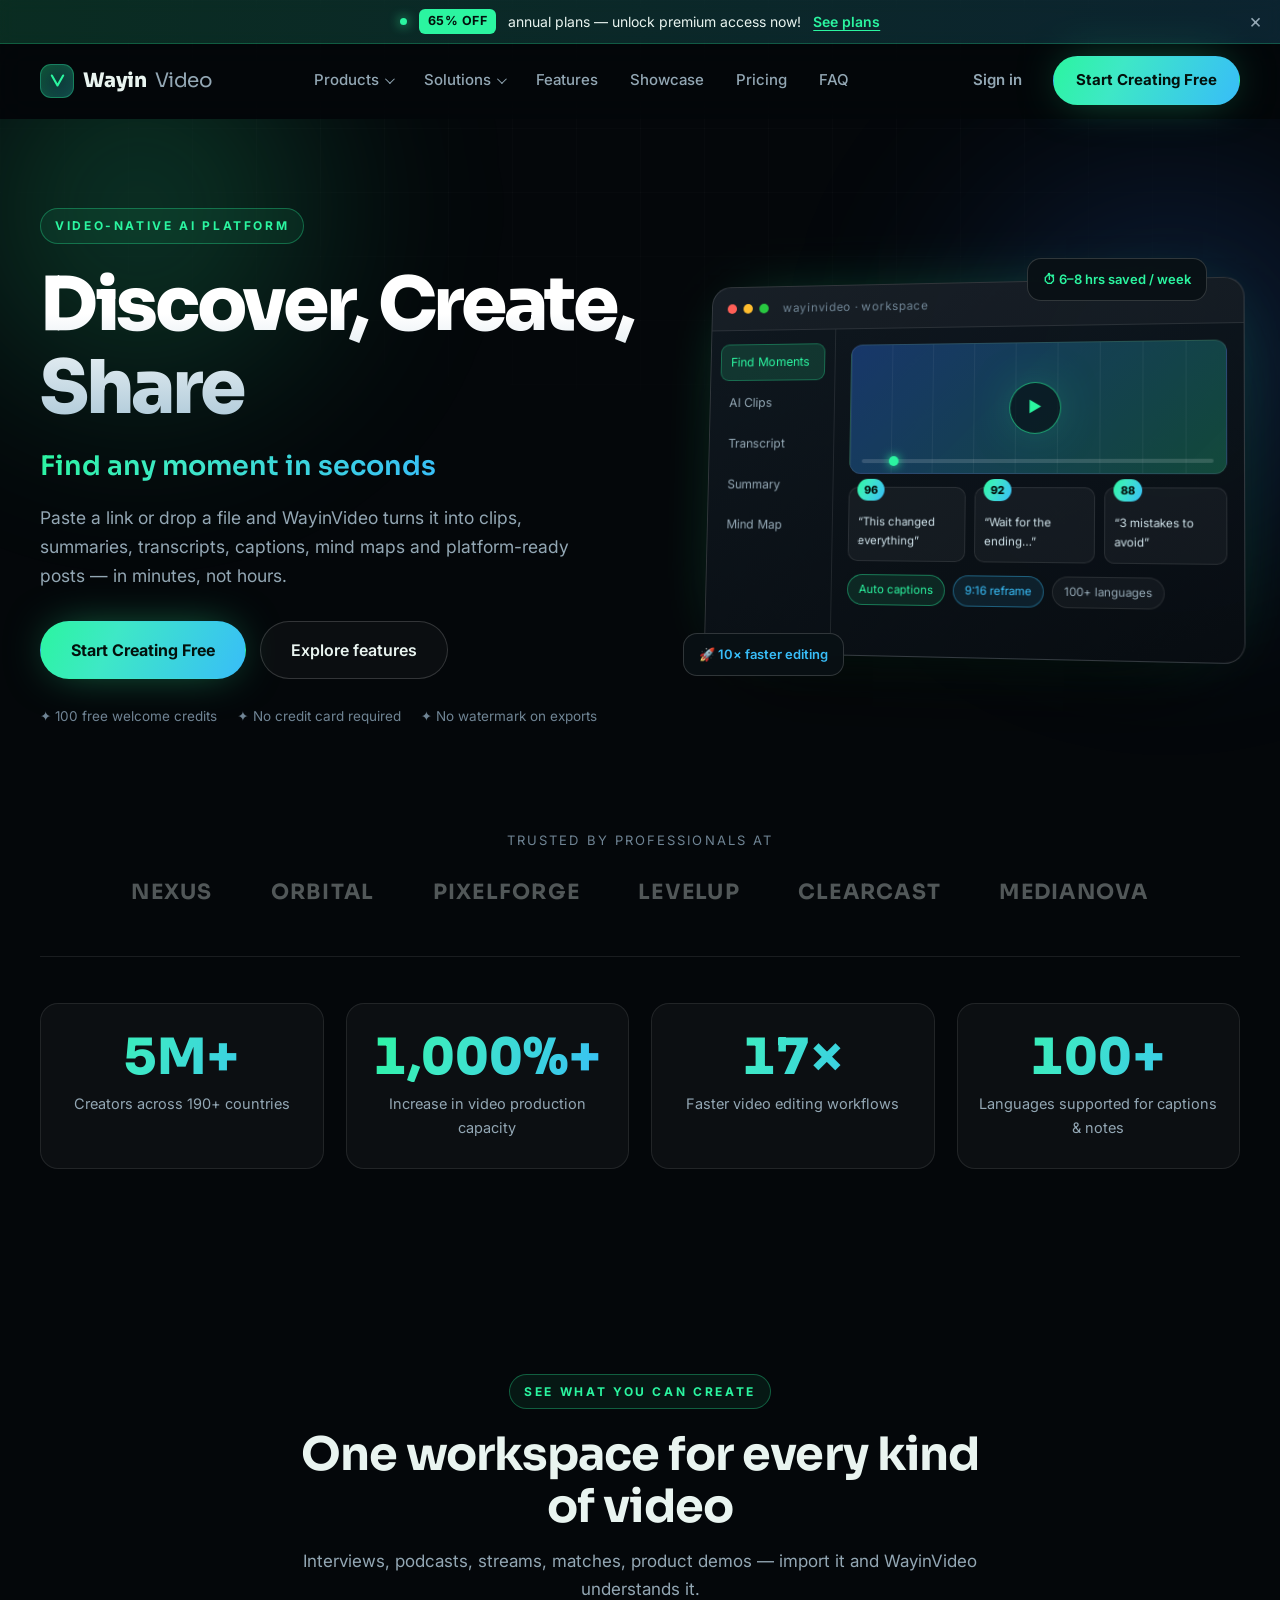
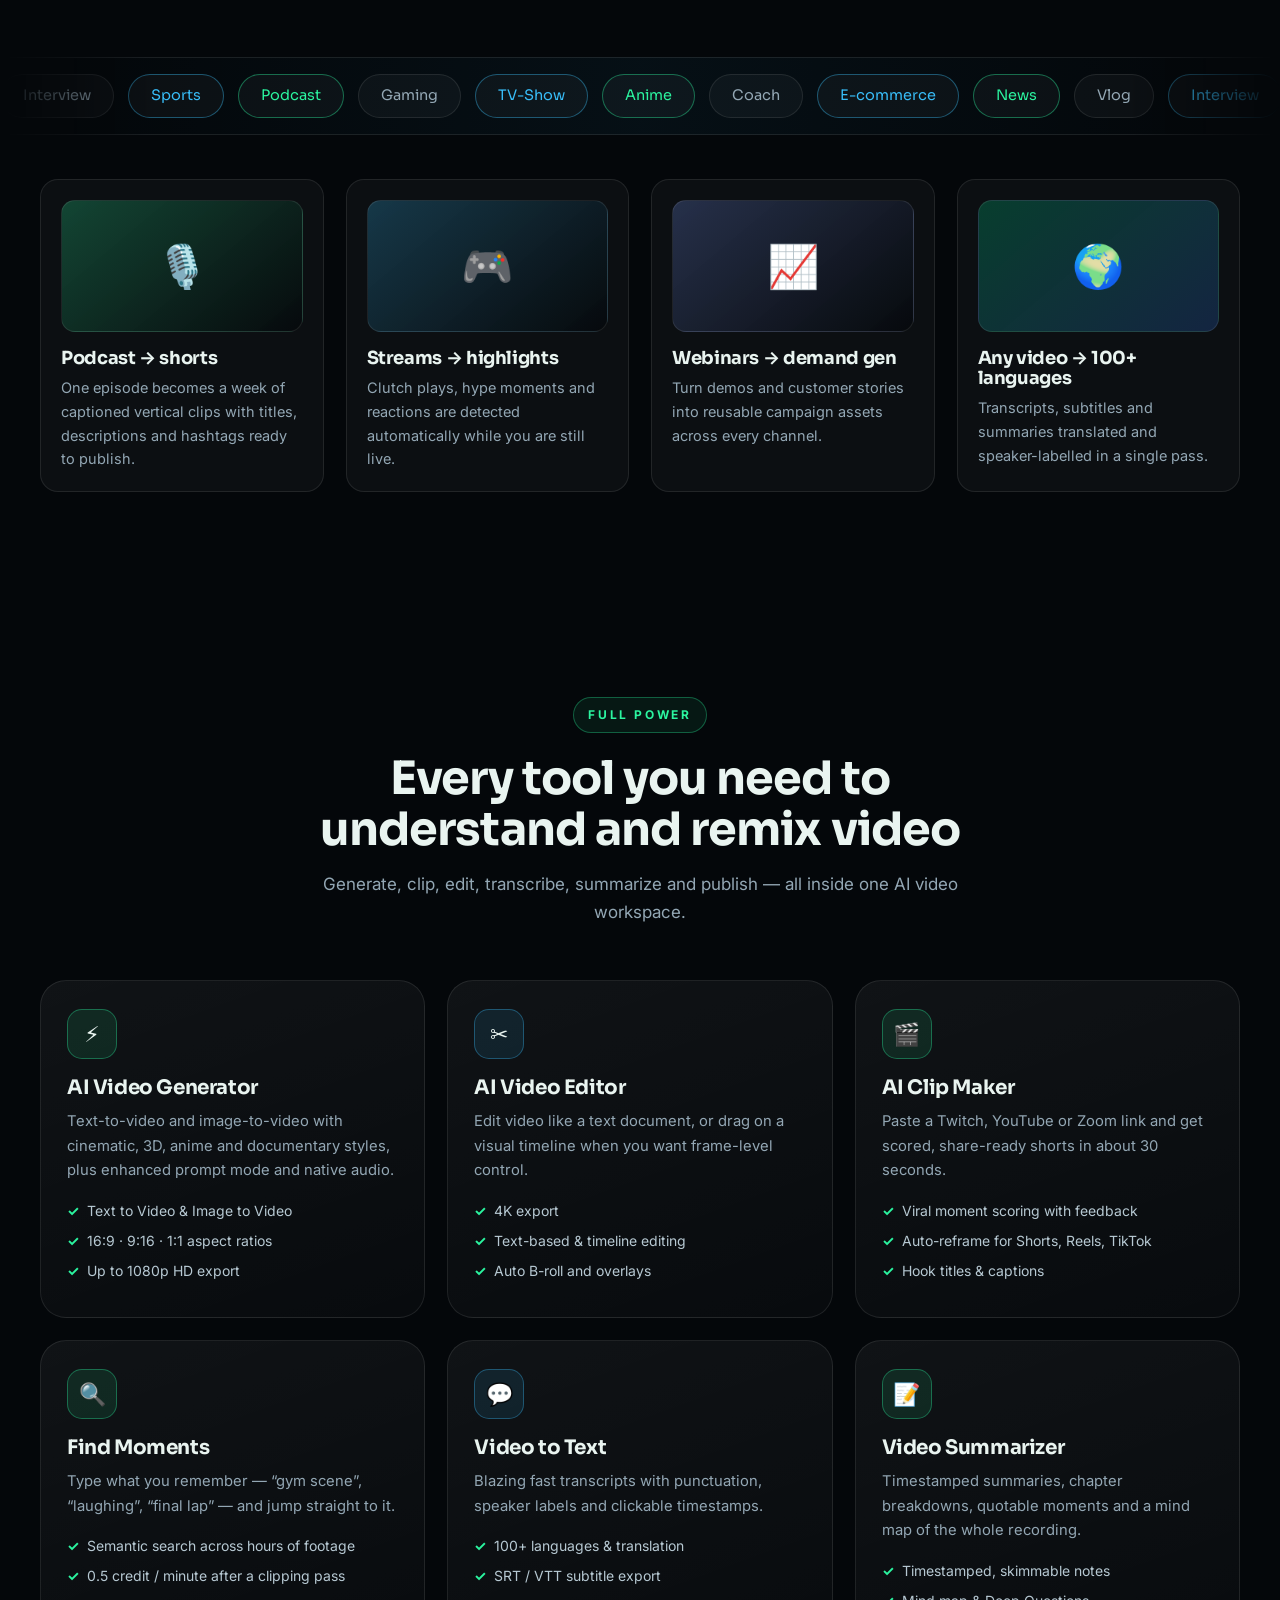
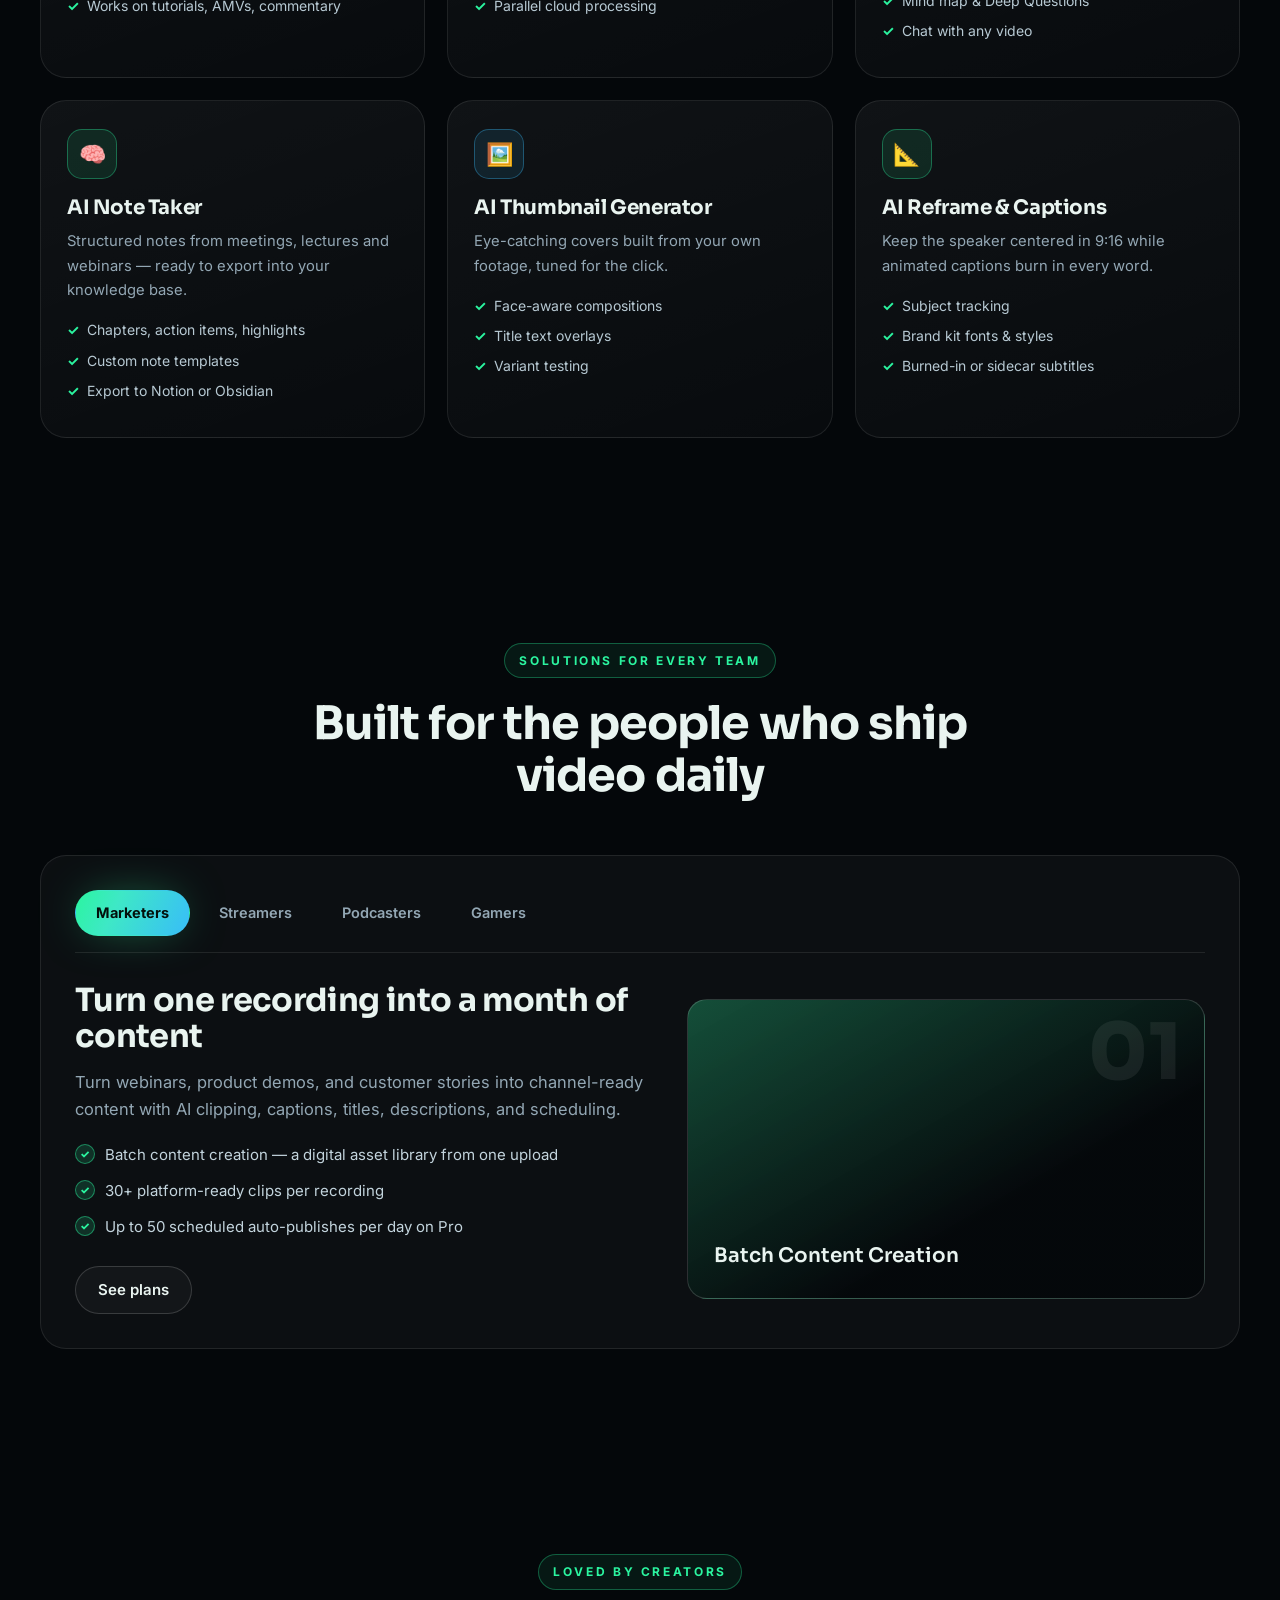
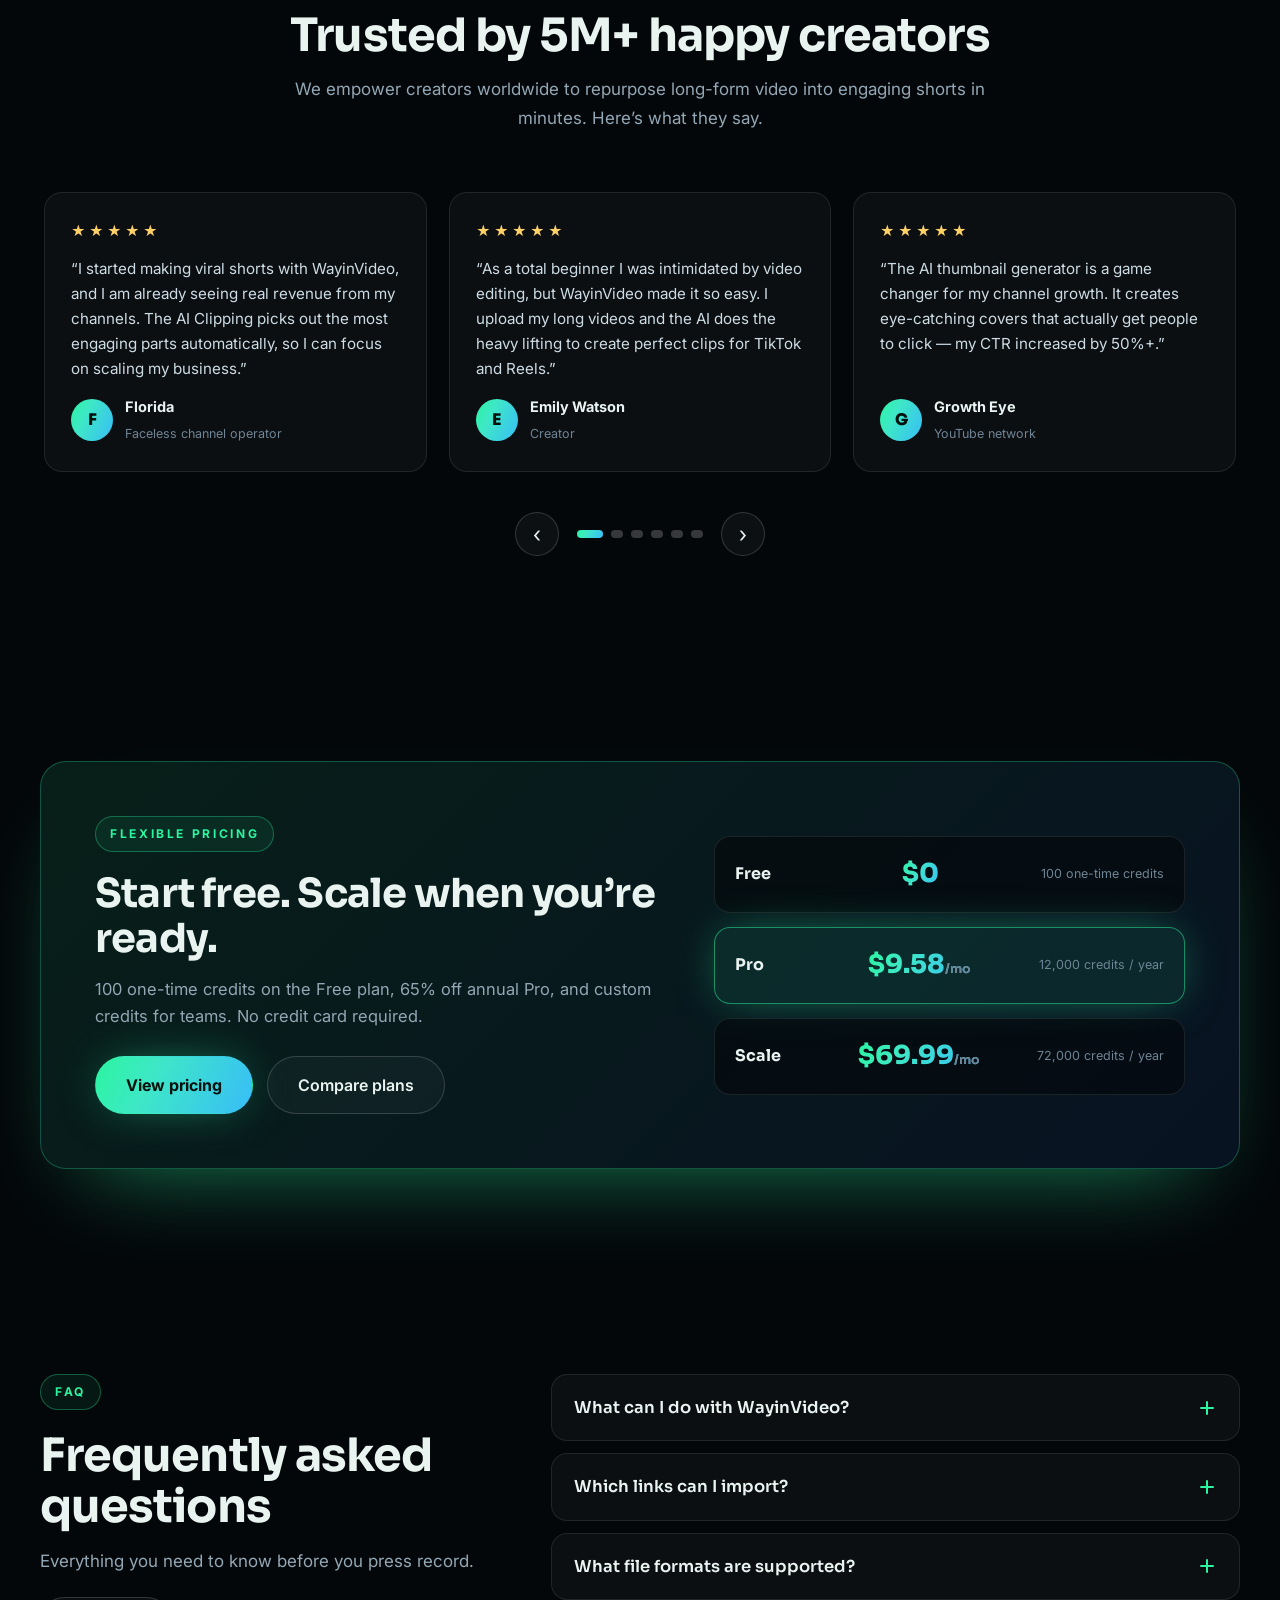
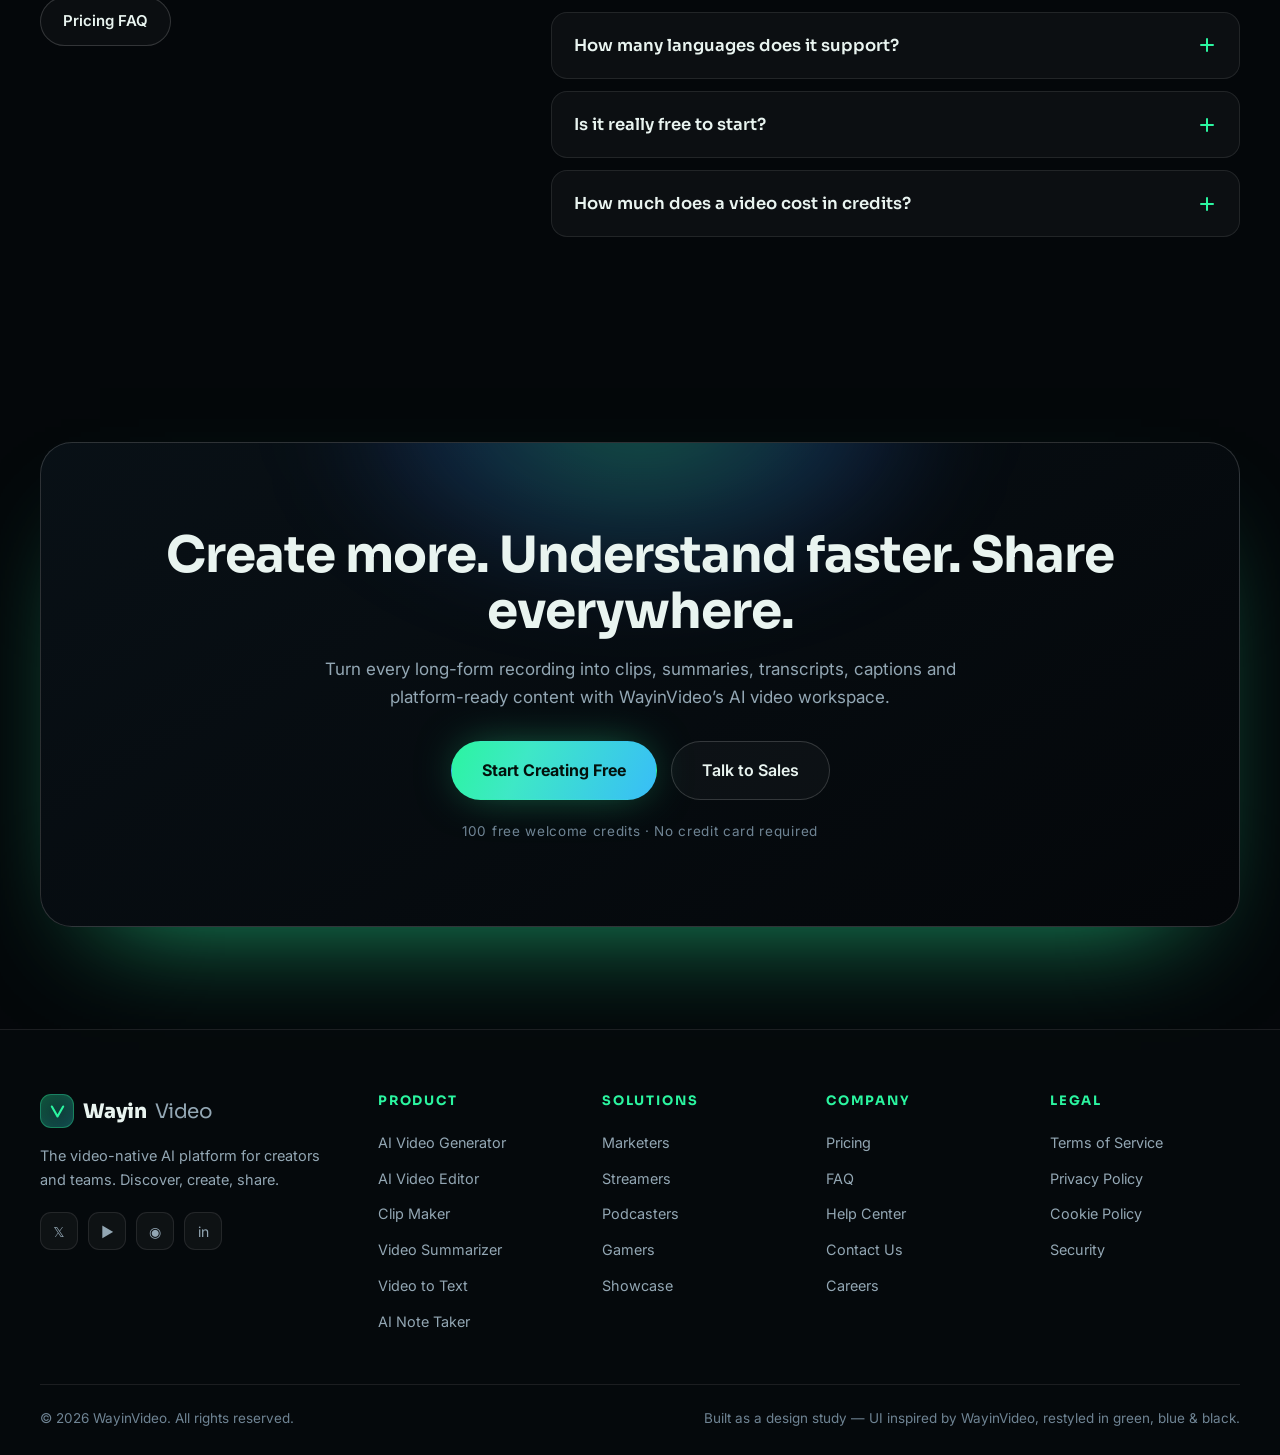
<file: index.html>
<!DOCTYPE html>
<html lang="en">
<head>
<meta charset="UTF-8">
<meta name="viewport" content="width=device-width, initial-scale=1.0">
<title>WayinVideo — Discover, Create, Share | AI Video Workspace</title>
<meta name="description" content="WayinVideo is a video-native AI platform. Understand hours of video instantly, find any moment in seconds and turn long videos into viral clips.">
<link rel="preconnect" href="https://fonts.googleapis.com">
<link rel="preconnect" href="https://fonts.gstatic.com" crossorigin>
<link href="https://fonts.googleapis.com/css2?family=Sora:wght@400;500;600;700;800&family=Inter:wght@400;500;600;700&display=swap" rel="stylesheet">
<link rel="stylesheet" href="assets/css/styles.css">
<link rel="icon" href="data:image/svg+xml,<svg xmlns='http://www.w3.org/2000/svg' viewBox='0 0 100 100'><rect width='100' height='100' rx='24' fill='%2304070a'/><path d='M30 32l18 36 18-36' stroke='%232bf5a0' stroke-width='10' fill='none' stroke-linecap='round' stroke-linejoin='round'/></svg>">
</head>
<body>

<!-- ===== Promo bar ===== -->
<div class="promo-bar" id="promoBar">
  <span class="promo-dot"></span>
  <strong>65% OFF</strong> annual plans — unlock premium access now!
  <a href="pricing.html">See plans</a>
  <button class="promo-close" id="promoClose" aria-label="Dismiss announcement">&times;</button>
</div>

<!-- ===== Header ===== -->
<header class="site-header" id="siteHeader">
  <div class="container nav-wrap">
    <a class="brand" href="index.html">
      <span class="brand-mark">
        <svg viewBox="0 0 24 24" aria-hidden="true"><path d="M4 5l8 14 8-14" fill="none" stroke="currentColor" stroke-width="3" stroke-linecap="round" stroke-linejoin="round"/></svg>
      </span>
      Wayin<span class="brand-thin">Video</span>
    </a>

    <nav class="main-nav" id="mainNav" aria-label="Main">
      <ul class="nav-list">
        <li class="nav-item has-drop">
          <button class="nav-link" aria-expanded="false">Products <span class="caret" aria-hidden="true"></span></button>
          <div class="dropdown mega">
            <div class="mega-grid">
              <a class="mega-card" href="studio.html">
                <span class="mega-ico">⚡</span>
                <span><strong>AI Video Generator</strong><small>Text &amp; image to video with native audio</small></span>
              </a>
              <a class="mega-card" href="studio.html#editor">
                <span class="mega-ico">✂️</span>
                <span><strong>AI Video Editor</strong><small>Edit video like a text document</small></span>
              </a>
              <a class="mega-card" href="studio.html#clips">
                <span class="mega-ico">🎬</span>
                <span><strong>Clip Maker</strong><small>Long video to viral shorts in 30s</small></span>
              </a>
              <a class="mega-card" href="studio.html#summarizer">
                <span class="mega-ico">📝</span>
                <span><strong>Video Summarizer</strong><small>Timestamped summaries &amp; mind maps</small></span>
              </a>
              <a class="mega-card" href="studio.html#v2t">
                <span class="mega-ico">💬</span>
                <span><strong>Video to Text</strong><small>Transcripts &amp; subtitles in 100+ languages</small></span>
              </a>
              <a class="mega-card" href="studio.html#notes">
                <span class="mega-ico">🧠</span>
                <span><strong>AI Note Taker</strong><small>Structured notes from any recording</small></span>
              </a>
            </div>
          </div>
        </li>

        <li class="nav-item has-drop">
          <button class="nav-link" aria-expanded="false">Solutions <span class="caret" aria-hidden="true"></span></button>
          <div class="dropdown">
            <a class="drop-link" href="#solutions">For Marketers <span>Turn webinars into channel-ready content</span></a>
            <a class="drop-link" href="#solutions">For Streamers <span>Highlights while you are still live</span></a>
            <a class="drop-link" href="#solutions">For Podcasters <span>Episodes into searchable shorts</span></a>
            <a class="drop-link" href="#solutions">For Gamers <span>Clutch plays &amp; reactions on autopilot</span></a>
          </div>
        </li>

        <li class="nav-item"><a class="nav-link" href="#features">Features</a></li>
        <li class="nav-item"><a class="nav-link" href="#showcase">Showcase</a></li>
        <li class="nav-item"><a class="nav-link" href="pricing.html">Pricing</a></li>
        <li class="nav-item"><a class="nav-link" href="#faq">FAQ</a></li>
      </ul>

      <div class="nav-cta mobile-only">
        <a class="btn btn-ghost" href="#">Sign in</a>
        <a class="btn btn-primary" href="pricing.html">Start Creating Free</a>
      </div>
    </nav>

    <div class="nav-actions desktop-only">
      <a class="btn btn-ghost" href="#">Sign in</a>
      <a class="btn btn-primary" href="pricing.html">Start Creating Free</a>
    </div>

    <button class="burger" id="burger" aria-label="Toggle menu" aria-expanded="false">
      <span></span><span></span><span></span>
    </button>
  </div>
</header>

<main>

<!-- ===== Hero ===== -->
<section class="hero">
  <div class="hero-glow glow-a"></div>
  <div class="hero-glow glow-b"></div>
  <div class="container hero-grid">
    <div class="hero-copy">
      <span class="eyebrow">VIDEO-NATIVE AI PLATFORM</span>
      <h1>Discover, Create, Share</h1>
      <p class="hero-rotator">
        <span class="rotator" id="heroRotator" aria-live="polite">Understand hours of video instantly</span>
      </p>
      <p class="hero-sub">Paste a link or drop a file and WayinVideo turns it into clips, summaries, transcripts, captions, mind maps and platform-ready posts — in minutes, not hours.</p>
      <div class="hero-actions">
        <a class="btn btn-primary btn-lg" href="pricing.html">Start Creating Free</a>
        <a class="btn btn-outline btn-lg" href="#features">Explore features</a>
      </div>
      <ul class="hero-badges">
        <li>✦ 100 free welcome credits</li>
        <li>✦ No credit card required</li>
        <li>✦ No watermark on exports</li>
      </ul>
    </div>

    <div class="hero-visual" aria-hidden="true">
      <div class="app-window tilt">
        <div class="app-top">
          <span class="dot red"></span><span class="dot yellow"></span><span class="dot green"></span>
          <span class="app-title">wayinvideo · workspace</span>
        </div>
        <div class="app-body">
          <div class="app-side">
            <span class="side-item active">Find Moments</span>
            <span class="side-item">AI Clips</span>
            <span class="side-item">Transcript</span>
            <span class="side-item">Summary</span>
            <span class="side-item">Mind Map</span>
          </div>
          <div class="app-main">
            <div class="player">
              <div class="player-play">▶</div>
              <div class="player-bar"><i style="left:8%"></i></div>
            </div>
            <div class="clip-row">
              <div class="clip"><span class="clip-score">96</span><em>“This changed everything”</em></div>
              <div class="clip"><span class="clip-score">92</span><em>“Wait for the ending…”</em></div>
              <div class="clip"><span class="clip-score">88</span><em>“3 mistakes to avoid”</em></div>
            </div>
            <div class="chip-row">
              <span class="chip chip-green">Auto captions</span>
              <span class="chip chip-blue">9:16 reframe</span>
              <span class="chip">100+ languages</span>
            </div>
          </div>
        </div>
      </div>
      <div class="float-card fc-1">⏱ 6–8 hrs saved / week</div>
      <div class="float-card fc-2">🚀 10× faster editing</div>
    </div>
  </div>
</section>

<!-- ===== Trust / stats ===== -->
<section class="section trust" id="trust">
  <div class="container">
    <p class="trust-title">Trusted by professionals at</p>
    <div class="logo-row" aria-hidden="true">
      <span>NEXUS</span><span>ORBITAL</span><span>PIXELFORGE</span><span>LEVELUP</span><span>CLEARCAST</span><span>MEDIANOVA</span>
    </div>

    <div class="stat-grid">
      <div class="stat">
        <div class="stat-num"><span class="counter" data-to="5" data-suffix="M+">0</span></div>
        <p>Creators across 190+ countries</p>
      </div>
      <div class="stat">
        <div class="stat-num"><span class="counter" data-to="1000" data-suffix="%+">0</span></div>
        <p>Increase in video production capacity</p>
      </div>
      <div class="stat">
        <div class="stat-num"><span class="counter" data-to="17" data-suffix="×">0</span></div>
        <p>Faster video editing workflows</p>
      </div>
      <div class="stat">
        <div class="stat-num"><span class="counter" data-to="100" data-suffix="+">0</span></div>
        <p>Languages supported for captions &amp; notes</p>
      </div>
    </div>
  </div>
</section>

<!-- ===== Showcase / categories ===== -->
<section class="section showcase" id="showcase">
  <div class="container section-head">
    <span class="eyebrow">SEE WHAT YOU CAN CREATE</span>
    <h2>One workspace for every kind of video</h2>
    <p>Interviews, podcasts, streams, matches, product demos — import it and WayinVideo understands it.</p>
  </div>

  <div class="marquee" aria-hidden="true">
    <div class="marquee-track">
      <span>Interview</span><span>Sports</span><span>Podcast</span><span>Gaming</span><span>TV-Show</span><span>Anime</span><span>Coach</span><span>E-commerce</span><span>News</span><span>Vlog</span>
      <span>Interview</span><span>Sports</span><span>Podcast</span><span>Gaming</span><span>TV-Show</span><span>Anime</span><span>Coach</span><span>E-commerce</span><span>News</span><span>Vlog</span>
    </div>
  </div>

  <div class="container card-grid">
    <article class="show-card reveal">
      <div class="show-media m1">🎙️</div>
      <h3>Podcast → shorts</h3>
      <p>One episode becomes a week of captioned vertical clips with titles, descriptions and hashtags ready to publish.</p>
    </article>
    <article class="show-card reveal">
      <div class="show-media m2">🎮</div>
      <h3>Streams → highlights</h3>
      <p>Clutch plays, hype moments and reactions are detected automatically while you are still live.</p>
    </article>
    <article class="show-card reveal">
      <div class="show-media m3">📈</div>
      <h3>Webinars → demand gen</h3>
      <p>Turn demos and customer stories into reusable campaign assets across every channel.</p>
    </article>
    <article class="show-card reveal">
      <div class="show-media m4">🌍</div>
      <h3>Any video → 100+ languages</h3>
      <p>Transcripts, subtitles and summaries translated and speaker-labelled in a single pass.</p>
    </article>
  </div>
</section>

<!-- ===== Features ===== -->
<section class="section features" id="features">
  <div class="container section-head">
    <span class="eyebrow">FULL POWER</span>
    <h2>Every tool you need to understand and remix video</h2>
    <p>Generate, clip, edit, transcribe, summarize and publish — all inside one AI video workspace.</p>
  </div>

  <div class="container feature-grid">
    <article class="feat-card reveal">
      <span class="feat-ico">⚡</span>
      <h3>AI Video Generator</h3>
      <p>Text-to-video and image-to-video with cinematic, 3D, anime and documentary styles, plus enhanced prompt mode and native audio.</p>
      <ul>
        <li>Text to Video &amp; Image to Video</li>
        <li>16:9 · 9:16 · 1:1 aspect ratios</li>
        <li>Up to 1080p HD export</li>
      </ul>
    </article>

    <article class="feat-card reveal">
      <span class="feat-ico">✂️</span>
      <h3>AI Video Editor</h3>
      <p>Edit video like a text document, or drag on a visual timeline when you want frame-level control.</p>
      <ul>
        <li>4K export</li>
        <li>Text-based &amp; timeline editing</li>
        <li>Auto B-roll and overlays</li>
      </ul>
    </article>

    <article class="feat-card reveal">
      <span class="feat-ico">🎬</span>
      <h3>AI Clip Maker</h3>
      <p>Paste a Twitch, YouTube or Zoom link and get scored, share-ready shorts in about 30 seconds.</p>
      <ul>
        <li>Viral moment scoring with feedback</li>
        <li>Auto-reframe for Shorts, Reels, TikTok</li>
        <li>Hook titles &amp; captions</li>
      </ul>
    </article>

    <article class="feat-card reveal">
      <span class="feat-ico">🔍</span>
      <h3>Find Moments</h3>
      <p>Type what you remember — “gym scene”, “laughing”, “final lap” — and jump straight to it.</p>
      <ul>
        <li>Semantic search across hours of footage</li>
        <li>0.5 credit / minute after a clipping pass</li>
        <li>Works on tutorials, AMVs, commentary</li>
      </ul>
    </article>

    <article class="feat-card reveal">
      <span class="feat-ico">💬</span>
      <h3>Video to Text</h3>
      <p>Blazing fast transcripts with punctuation, speaker labels and clickable timestamps.</p>
      <ul>
        <li>100+ languages &amp; translation</li>
        <li>SRT / VTT subtitle export</li>
        <li>Parallel cloud processing</li>
      </ul>
    </article>

    <article class="feat-card reveal">
      <span class="feat-ico">📝</span>
      <h3>Video Summarizer</h3>
      <p>Timestamped summaries, chapter breakdowns, quotable moments and a mind map of the whole recording.</p>
      <ul>
        <li>Timestamped, skimmable notes</li>
        <li>Mind map &amp; Deep Questions</li>
        <li>Chat with any video</li>
      </ul>
    </article>

    <article class="feat-card reveal">
      <span class="feat-ico">🧠</span>
      <h3>AI Note Taker</h3>
      <p>Structured notes from meetings, lectures and webinars — ready to export into your knowledge base.</p>
      <ul>
        <li>Chapters, action items, highlights</li>
        <li>Custom note templates</li>
        <li>Export to Notion or Obsidian</li>
      </ul>
    </article>

    <article class="feat-card reveal">
      <span class="feat-ico">🖼️</span>
      <h3>AI Thumbnail Generator</h3>
      <p>Eye-catching covers built from your own footage, tuned for the click.</p>
      <ul>
        <li>Face-aware compositions</li>
        <li>Title text overlays</li>
        <li>Variant testing</li>
      </ul>
    </article>

    <article class="feat-card reveal">
      <span class="feat-ico">📐</span>
      <h3>AI Reframe &amp; Captions</h3>
      <p>Keep the speaker centered in 9:16 while animated captions burn in every word.</p>
      <ul>
        <li>Subject tracking</li>
        <li>Brand kit fonts &amp; styles</li>
        <li>Burned-in or sidecar subtitles</li>
      </ul>
    </article>
  </div>
</section>

<!-- ===== Solutions tabs ===== -->
<section class="section solutions" id="solutions">
  <div class="container">
    <div class="section-head">
      <span class="eyebrow">SOLUTIONS FOR EVERY TEAM</span>
      <h2>Built for the people who ship video daily</h2>
    </div>

    <div class="tabs" id="solutionTabs">
      <div class="tab-list" role="tablist">
        <button class="tab active" role="tab" data-tab="marketers">Marketers</button>
        <button class="tab" role="tab" data-tab="streamers">Streamers</button>
        <button class="tab" role="tab" data-tab="podcasters">Podcasters</button>
        <button class="tab" role="tab" data-tab="gamers">Gamers</button>
      </div>

      <div class="tab-panels">
        <div class="tab-panel active" data-panel="marketers">
          <div class="tab-copy">
            <h3>Turn one recording into a month of content</h3>
            <p>Turn webinars, product demos, and customer stories into channel-ready content with AI clipping, captions, titles, descriptions, and scheduling.</p>
            <ul class="check-list">
              <li>Batch content creation — a digital asset library from one upload</li>
              <li>30+ platform-ready clips per recording</li>
              <li>Up to 50 scheduled auto-publishes per day on Pro</li>
            </ul>
            <a class="btn btn-outline" href="pricing.html">See plans</a>
          </div>
          <div class="tab-visual v1"><span>01</span><p>Batch Content Creation</p></div>
        </div>

        <div class="tab-panel" data-panel="streamers">
          <div class="tab-copy">
            <h3>Go live, stay clipped</h3>
            <p>Find standout moments from live streams in real time, create captioned and reframed clips instantly, and publish highlights while you’re still live.</p>
            <ul class="check-list">
              <li>Real-time moment detection from your stream feed</li>
              <li>Auto-reframe to vertical with captions</li>
              <li>Share to Shorts, TikTok and Reels in one click</li>
            </ul>
            <a class="btn btn-outline" href="pricing.html">See plans</a>
          </div>
          <div class="tab-visual v2"><span>02</span><p>Live Moment Detection</p></div>
        </div>

        <div class="tab-panel" data-panel="podcasters">
          <div class="tab-copy">
            <h3>Every episode, fully repurposed</h3>
            <p>Turn every episode into searchable transcripts, timestamped summaries, quotable moments, and social-ready shorts with a video summarizer.</p>
            <ul class="check-list">
              <li>Speaker-labelled transcripts with clickable timestamps</li>
              <li>Quote cards pulled from the strongest beats</li>
              <li>Show-notes drafts for every episode</li>
            </ul>
            <a class="btn btn-outline" href="pricing.html">See plans</a>
          </div>
          <div class="tab-visual v3"><span>03</span><p>Episode Repurposing</p></div>
        </div>

        <div class="tab-panel" data-panel="gamers">
          <div class="tab-copy">
            <h3>Never scrub a VOD again</h3>
            <p>Detect high-impact plays and reactions, create vertical highlights, and share them across YouTube Shorts, TikTok, and Reels with AI gaming clips.</p>
            <ul class="check-list">
              <li>Clutch plays, hype moments and reactions surfaced automatically</li>
              <li>Search any moment from hours of VOD instantly</li>
              <li>Works with Twitch, YouTube, Kick, Medal and more</li>
            </ul>
            <a class="btn btn-outline" href="pricing.html">See plans</a>
          </div>
          <div class="tab-visual v4"><span>04</span><p>Highlight Reel Engine</p></div>
        </div>
      </div>
    </div>
  </div>
</section>

<!-- ===== Testimonials ===== -->
<section class="section testimonials" id="testimonials">
  <div class="container section-head">
    <span class="eyebrow">LOVED BY CREATORS</span>
    <h2>Trusted by 5M+ happy creators</h2>
    <p>We empower creators worldwide to repurpose long-form video into engaging shorts in minutes. Here’s what they say.</p>
  </div>

  <div class="container">
    <div class="slider" id="testimonialSlider">
      <div class="slider-viewport">
        <div class="slider-track" id="sliderTrack">
          <figure class="quote-card">
            <div class="stars">★★★★★</div>
            <blockquote>“I started making viral shorts with WayinVideo, and I am already seeing real revenue from my channels. The AI Clipping picks out the most engaging parts automatically, so I can focus on scaling my business.”</blockquote>
            <figcaption><span class="avatar">F</span><div><strong>Florida</strong><small>Faceless channel operator</small></div></figcaption>
          </figure>
          <figure class="quote-card">
            <div class="stars">★★★★★</div>
            <blockquote>“As a total beginner I was intimidated by video editing, but WayinVideo made it so easy. I upload my long videos and the AI does the heavy lifting to create perfect clips for TikTok and Reels.”</blockquote>
            <figcaption><span class="avatar">E</span><div><strong>Emily Watson</strong><small>Creator</small></div></figcaption>
          </figure>
          <figure class="quote-card">
            <div class="stars">★★★★★</div>
            <blockquote>“The AI thumbnail generator is a game changer for my channel growth. It creates eye-catching covers that actually get people to click — my CTR increased by 50%+.”</blockquote>
            <figcaption><span class="avatar">G</span><div><strong>Growth Eye</strong><small>YouTube network</small></div></figcaption>
          </figure>
          <figure class="quote-card">
            <div class="stars">★★★★★</div>
            <blockquote>“On average it saves me 6–8 hours every week, which I can now spend on actual editing, refining storytelling, or taking on more projects.”</blockquote>
            <figcaption><span class="avatar">R</span><div><strong>Rohit Gupta</strong><small>Video editor</small></div></figcaption>
          </figure>
          <figure class="quote-card">
            <div class="stars">★★★★★</div>
            <blockquote>“With WayinVideo’s Find Moments feature it’s instant. You just type it and the AI literally shows you where it happens. Whether you’re editing tutorials, AMVs or commentary, this tool saves hours.”</blockquote>
            <figcaption><span class="avatar">W</span><div><strong>Wizzy Tutorials</strong><small>YouTube educator</small></div></figcaption>
          </figure>
          <figure class="quote-card">
            <div class="stars">★★★★★</div>
            <blockquote>“That video has over 200,000 views right now, and all I had to do was paste my Twitch or YouTube link. In just minutes it found all of the most viral moments for me.”</blockquote>
            <figcaption><span class="avatar">B</span><div><strong>Best in Class</strong><small>Streamer</small></div></figcaption>
          </figure>
          <figure class="quote-card">
            <div class="stars">★★★★★</div>
            <blockquote>“As a gamer the hardest part isn’t editing — it’s finding the best moments inside hours of VOD. WayinVideo automatically surfaces clutch plays, hype moments and reactions.”</blockquote>
            <figcaption><span class="avatar">J</span><div><strong>JoshBarracks</strong><small>Content creator</small></div></figcaption>
          </figure>
          <figure class="quote-card">
            <div class="stars">★★★★★</div>
            <blockquote>“I used to waste twenty minutes scrubbing timelines just to find ONE clip. Now I just type what I’m looking for… and it jumps straight to it.”</blockquote>
            <figcaption><span class="avatar">J</span><div><strong>johngoldcreates</strong><small>Editor &amp; filmmaker</small></div></figcaption>
          </figure>
        </div>
      </div>

      <div class="slider-controls">
        <button class="slider-btn" id="slidePrev" aria-label="Previous testimonials">‹</button>
        <div class="slider-dots" id="sliderDots"></div>
        <button class="slider-btn" id="slideNext" aria-label="Next testimonials">›</button>
      </div>
    </div>
  </div>
</section>

<!-- ===== Pricing teaser ===== -->
<section class="section teaser">
  <div class="container teaser-box reveal">
    <div class="teaser-copy">
      <span class="eyebrow">FLEXIBLE PRICING</span>
      <h2>Start free. Scale when you’re ready.</h2>
      <p>100 one-time credits on the Free plan, 65% off annual Pro, and custom credits for teams. No credit card required.</p>
      <div class="hero-actions">
        <a class="btn btn-primary btn-lg" href="pricing.html">View pricing</a>
        <a class="btn btn-outline btn-lg" href="pricing.html#compare">Compare plans</a>
      </div>
    </div>
    <div class="teaser-plans">
      <div class="mini-plan"><strong>Free</strong><span class="mini-price">$0</span><small>100 one-time credits</small></div>
      <div class="mini-plan featured"><strong>Pro</strong><span class="mini-price">$9.58<small>/mo</small></span><small>12,000 credits / year</small></div>
      <div class="mini-plan"><strong>Scale</strong><span class="mini-price">$69.99<small>/mo</small></span><small>72,000 credits / year</small></div>
    </div>
  </div>
</section>

<!-- ===== FAQ ===== -->
<section class="section faq" id="faq">
  <div class="container faq-wrap">
    <div class="section-head left">
      <span class="eyebrow">FAQ</span>
      <h2>Frequently asked questions</h2>
      <p>Everything you need to know before you press record.</p>
      <a class="btn btn-outline" href="pricing.html#faq">Pricing FAQ</a>
    </div>

    <div class="accordion" data-accordion>
      <div class="acc-item">
        <button class="acc-q" aria-expanded="false">What can I do with WayinVideo?<span class="acc-ico"></span></button>
        <div class="acc-a"><p>Paste a video link or upload a file and WayinVideo will clip, edit by transcript, summarize, transcribe, caption, reframe, translate and publish it — all from one workspace.</p></div>
      </div>
      <div class="acc-item">
        <button class="acc-q" aria-expanded="false">Which links can I import?<span class="acc-ico"></span></button>
        <div class="acc-a"><p>YouTube, Vimeo, TikTok, Instagram, Facebook, X, Twitch, Dailymotion, Medal, Rumble, Kick, Zoom, Loom, Google Drive and Dropbox.</p></div>
      </div>
      <div class="acc-item">
        <button class="acc-q" aria-expanded="false">What file formats are supported?<span class="acc-ico"></span></button>
        <div class="acc-a"><p>You can upload MP4, MOV and WebM files. Paid plans accept local files up to 30 GB each with bulk import.</p></div>
      </div>
      <div class="acc-item">
        <button class="acc-q" aria-expanded="false">How many languages does it support?<span class="acc-ico"></span></button>
        <div class="acc-a"><p>100+ languages for summaries, transcripts, subtitles and translation, with speaker labels on paid plans.</p></div>
      </div>
      <div class="acc-item">
        <button class="acc-q" aria-expanded="false">Is it really free to start?<span class="acc-ico"></span></button>
        <div class="acc-a"><p>Yes. New accounts get 100 welcome credits, no credit card required, and exports never carry a WayinVideo watermark.</p></div>
      </div>
      <div class="acc-item">
        <button class="acc-q" aria-expanded="false">How much does a video cost in credits?<span class="acc-ico"></span></button>
        <div class="acc-a"><p>Clipping and AI Notes cost about 1 credit per input video minute. Find Moments after a clipping task costs 0.5 credits per input minute. Basic manual edits — trimming, text overlays — use no credits.</p></div>
      </div>
    </div>
  </div>
</section>

<!-- ===== Final CTA ===== -->
<section class="section final-cta">
  <div class="container cta-box reveal">
    <div class="cta-glow"></div>
    <h2>Create more. Understand faster. Share everywhere.</h2>
    <p>Turn every long-form recording into clips, summaries, transcripts, captions and platform-ready content with WayinVideo’s AI video workspace.</p>
    <div class="hero-actions center">
      <a class="btn btn-primary btn-lg" href="pricing.html">Start Creating Free</a>
      <a class="btn btn-outline btn-lg" href="pricing.html">Talk to Sales</a>
    </div>
    <small class="cta-note">100 free welcome credits · No credit card required</small>
  </div>
</section>

</main>

<!-- ===== Footer ===== -->
<footer class="site-footer">
  <div class="container footer-grid">
    <div class="footer-brand">
      <a class="brand" href="index.html">
        <span class="brand-mark">
          <svg viewBox="0 0 24 24" aria-hidden="true"><path d="M4 5l8 14 8-14" fill="none" stroke="currentColor" stroke-width="3" stroke-linecap="round" stroke-linejoin="round"/></svg>
        </span>
        Wayin<span class="brand-thin">Video</span>
      </a>
      <p>The video-native AI platform for creators and teams. Discover, create, share.</p>
      <div class="socials">
        <a href="#" aria-label="X">𝕏</a>
        <a href="#" aria-label="YouTube">▶</a>
        <a href="#" aria-label="Discord">◉</a>
        <a href="#" aria-label="LinkedIn">in</a>
      </div>
    </div>

    <div class="footer-col">
      <h4>Product</h4>
      <a href="studio.html">AI Video Generator</a>
      <a href="studio.html#editor">AI Video Editor</a>
      <a href="studio.html#clips">Clip Maker</a>
      <a href="studio.html#summarizer">Video Summarizer</a>
      <a href="studio.html#v2t">Video to Text</a>
      <a href="studio.html#notes">AI Note Taker</a>
    </div>

    <div class="footer-col">
      <h4>Solutions</h4>
      <a href="#solutions">Marketers</a>
      <a href="#solutions">Streamers</a>
      <a href="#solutions">Podcasters</a>
      <a href="#solutions">Gamers</a>
      <a href="#showcase">Showcase</a>
    </div>

    <div class="footer-col">
      <h4>Company</h4>
      <a href="pricing.html">Pricing</a>
      <a href="#faq">FAQ</a>
      <a href="#">Help Center</a>
      <a href="#">Contact Us</a>
      <a href="#">Careers</a>
    </div>

    <div class="footer-col">
      <h4>Legal</h4>
      <a href="#">Terms of Service</a>
      <a href="#">Privacy Policy</a>
      <a href="#">Cookie Policy</a>
      <a href="#">Security</a>
    </div>
  </div>

  <div class="container footer-bottom">
    <p>© <span id="year">2026</span> WayinVideo. All rights reserved.</p>
    <p class="foot-note">Built as a design study — UI inspired by WayinVideo, restyled in green, blue &amp; black.</p>
  </div>
</footer>

<button class="to-top" id="toTop" aria-label="Back to top">↑</button>

<script src="assets/js/main.js"></script>
</body>
</html>
</file>
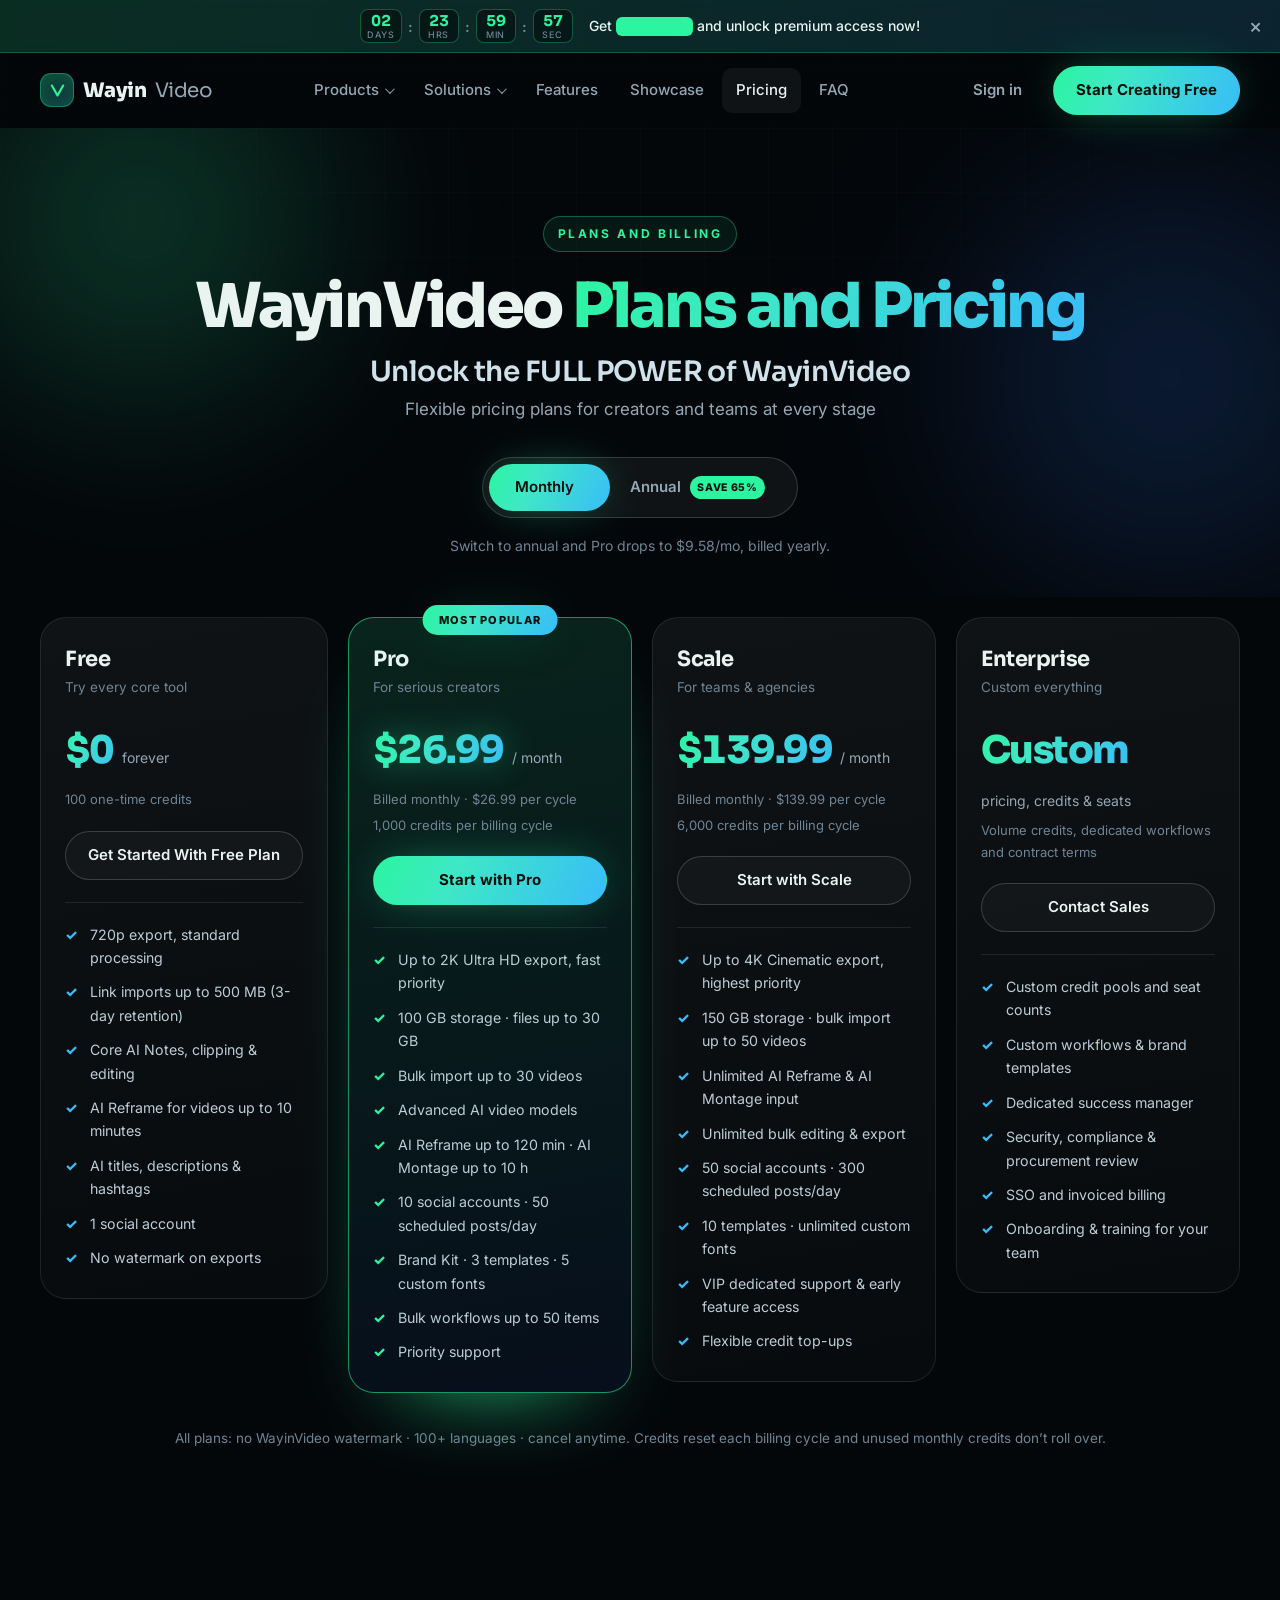
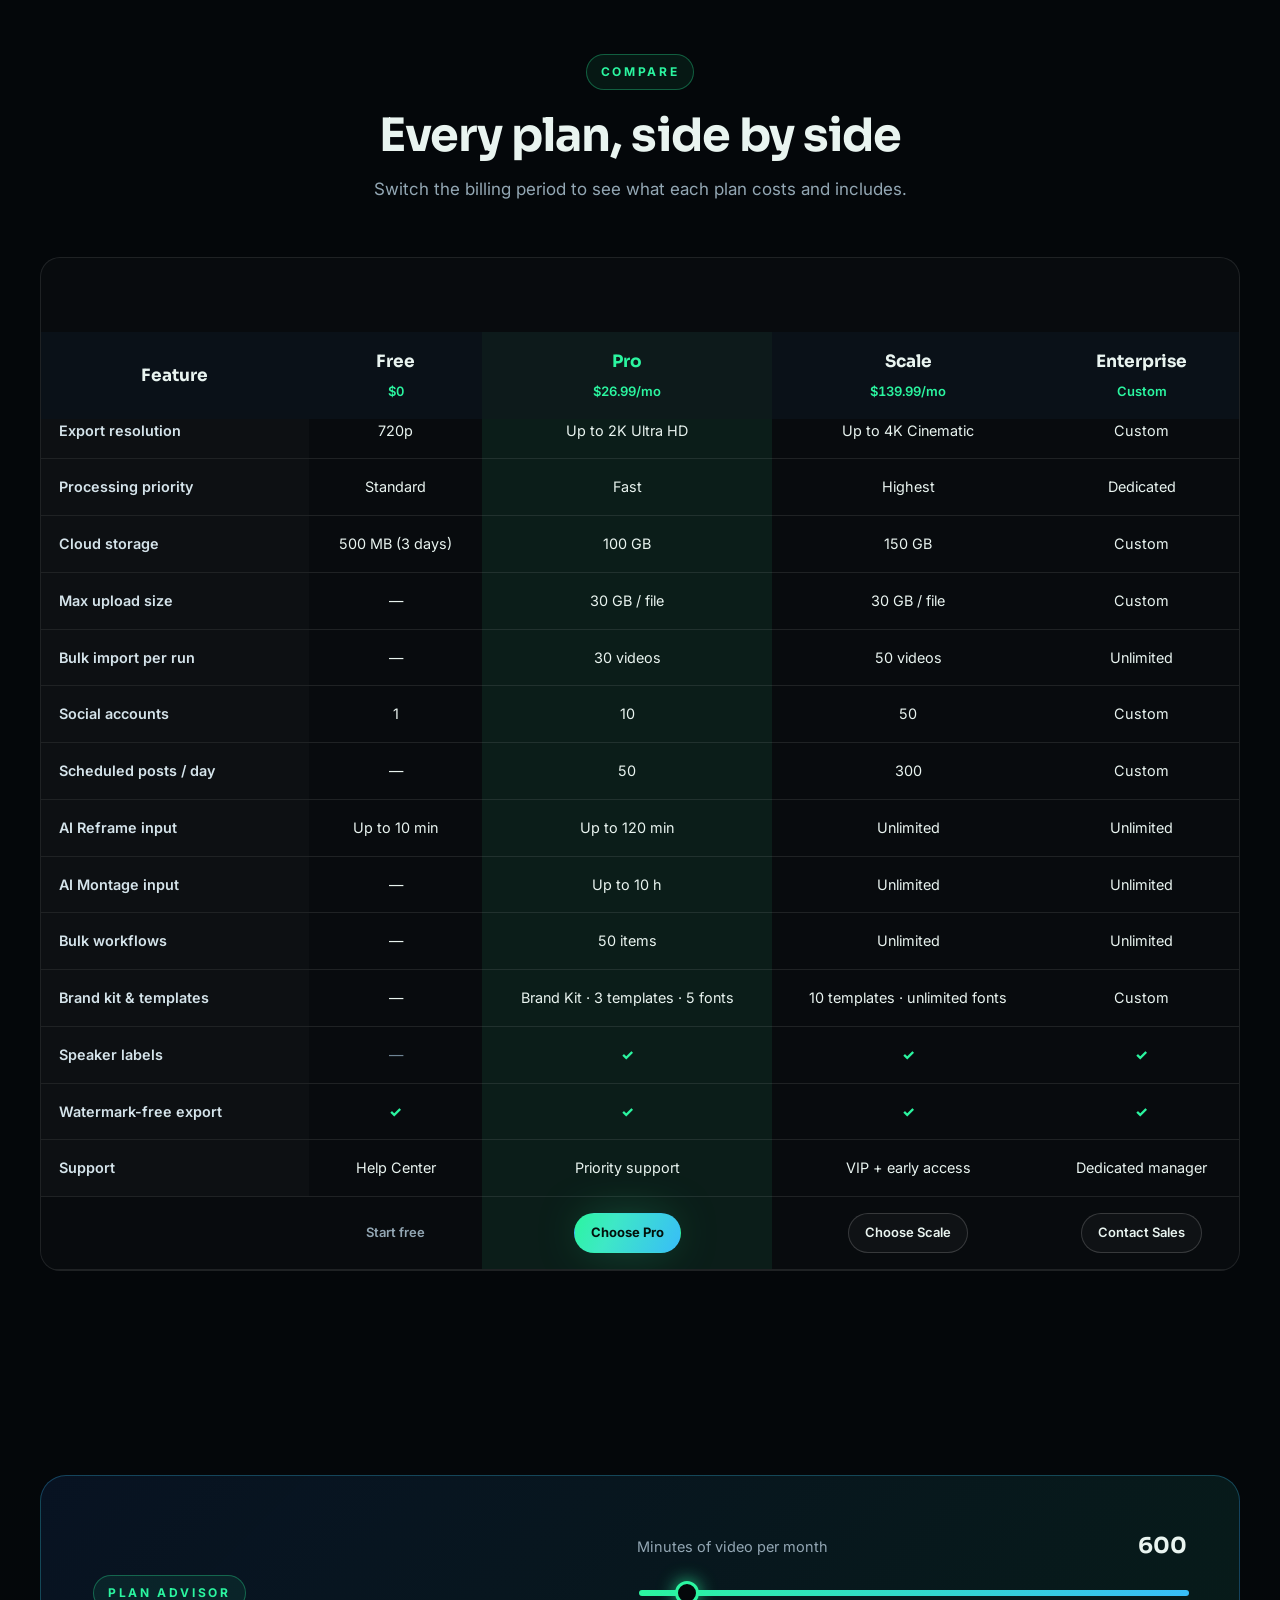
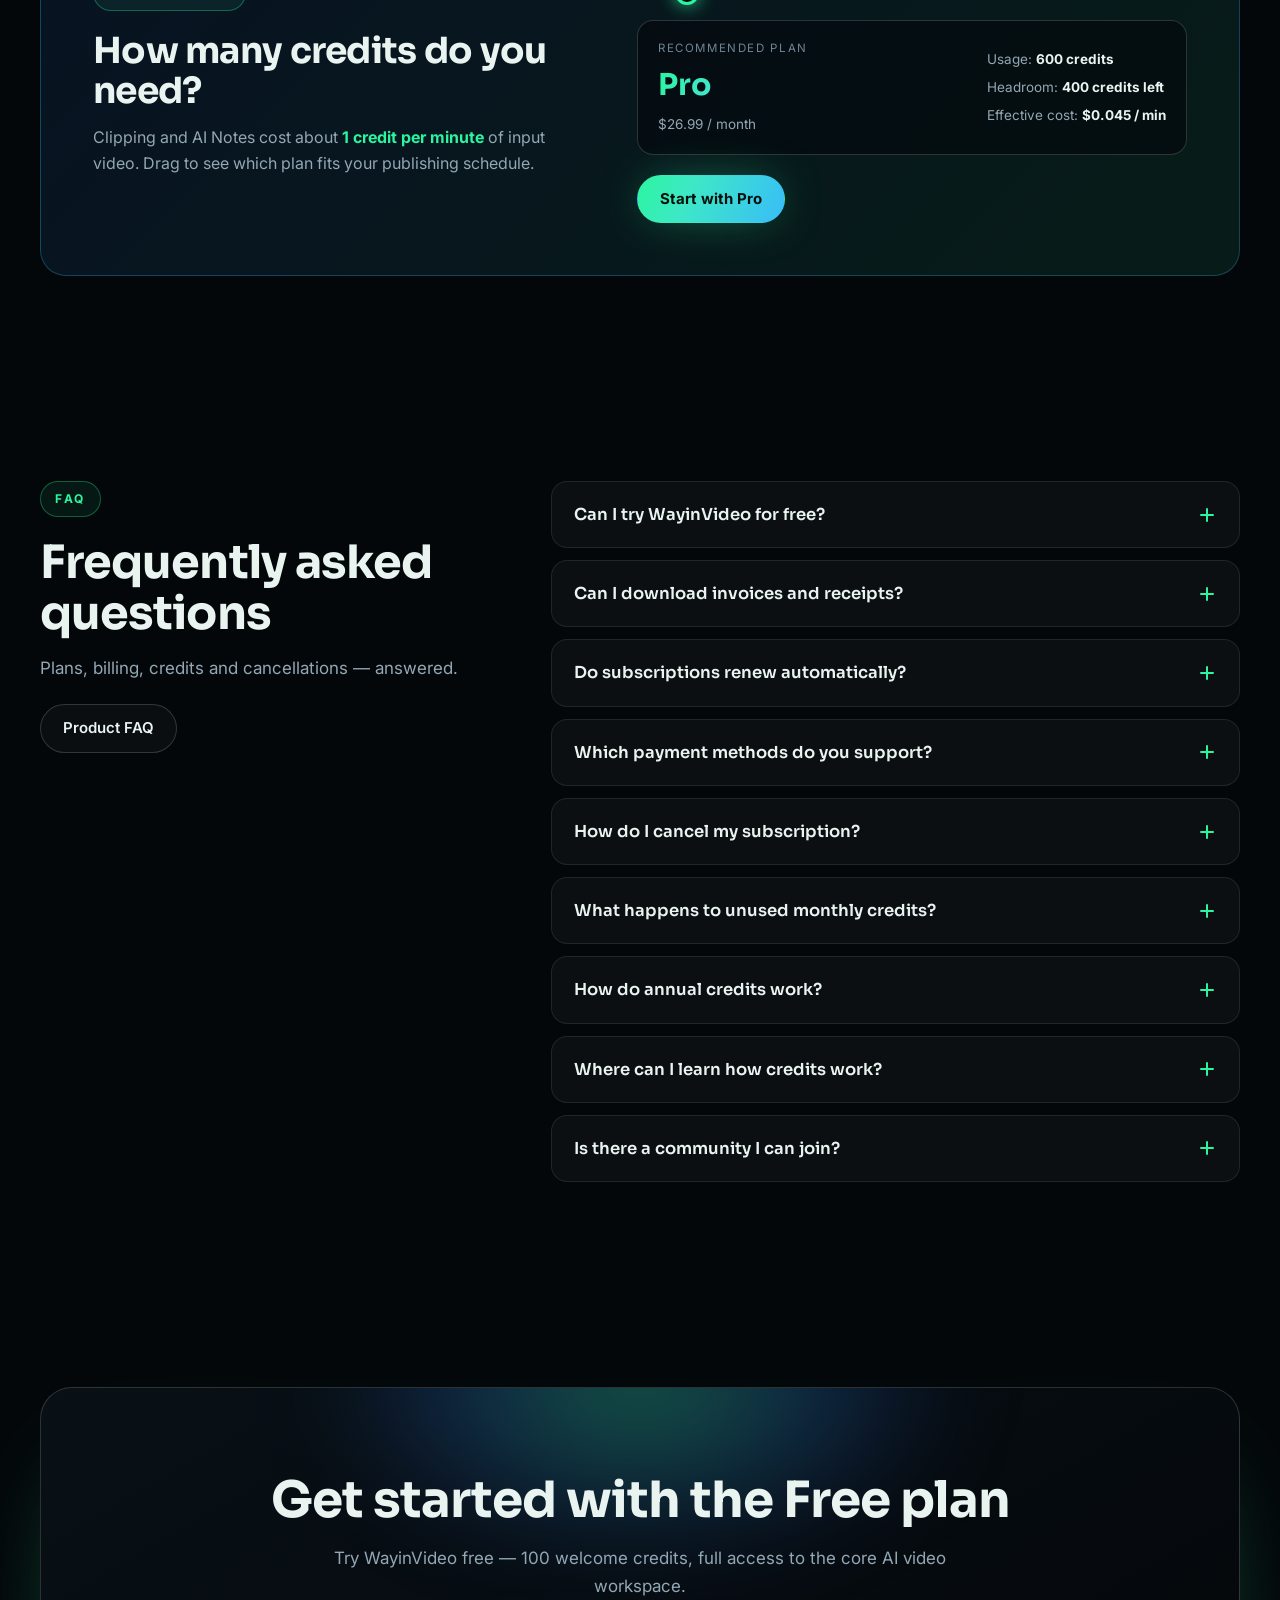
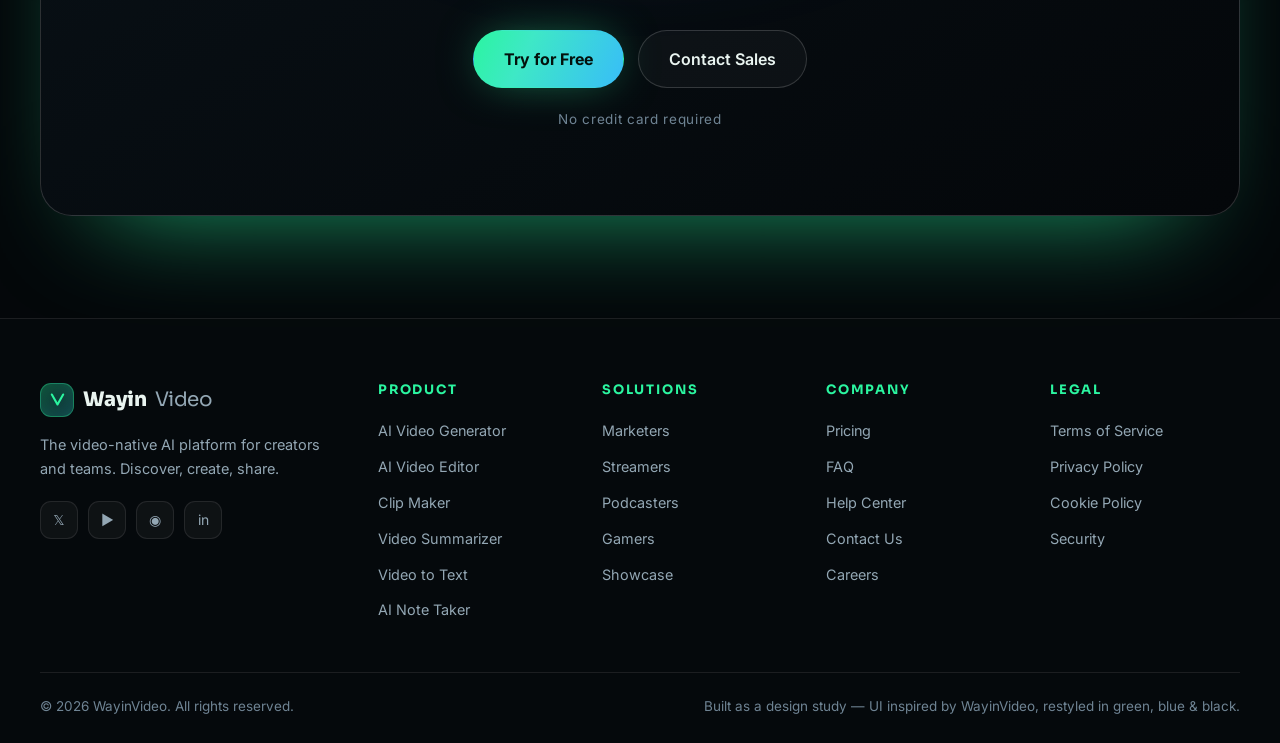
<file: pricing.html>
<!DOCTYPE html>
<html lang="en">
<head>
<meta charset="UTF-8">
<meta name="viewport" content="width=device-width, initial-scale=1.0">
<title>WayinVideo Pricing — Start with a Free Plan</title>
<meta name="description" content="Explore WayinVideo subscription plans and the features included. Upgrade or get started with the free plan today.">
<link rel="preconnect" href="https://fonts.googleapis.com">
<link rel="preconnect" href="https://fonts.gstatic.com" crossorigin>
<link href="https://fonts.googleapis.com/css2?family=Sora:wght@400;500;600;700;800&family=Inter:wght@400;500;600;700&display=swap" rel="stylesheet">
<link rel="stylesheet" href="assets/css/styles.css">
<link rel="icon" href="data:image/svg+xml,<svg xmlns='http://www.w3.org/2000/svg' viewBox='0 0 100 100'><rect width='100' height='100' rx='24' fill='%2304070a'/><path d='M30 32l18 36 18-36' stroke='%232bf5a0' stroke-width='10' fill='none' stroke-linecap='round' stroke-linejoin='round'/></svg>">
</head>
<body class="pricing-page">

<!-- ===== Countdown promo bar ===== -->
<div class="promo-bar promo-countdown" id="promoBar">
  <div class="countdown" id="countdown" aria-live="off">
    <span class="cd-unit"><b id="cdDays">72</b><i>Days</i></span>
    <span class="cd-sep">:</span>
    <span class="cd-unit"><b id="cdHours">00</b><i>Hrs</i></span>
    <span class="cd-sep">:</span>
    <span class="cd-unit"><b id="cdMins">00</b><i>Min</i></span>
    <span class="cd-sep">:</span>
    <span class="cd-unit"><b id="cdSecs">00</b><i>Sec</i></span>
  </div>
  <span class="cd-text">Get <strong>65% OFF</strong> and unlock premium access now!</span>
  <button class="promo-close" id="promoClose" aria-label="Dismiss announcement">&times;</button>
</div>

<!-- ===== Header ===== -->
<header class="site-header" id="siteHeader">
  <div class="container nav-wrap">
    <a class="brand" href="index.html">
      <span class="brand-mark">
        <svg viewBox="0 0 24 24" aria-hidden="true"><path d="M4 5l8 14 8-14" fill="none" stroke="currentColor" stroke-width="3" stroke-linecap="round" stroke-linejoin="round"/></svg>
      </span>
      Wayin<span class="brand-thin">Video</span>
    </a>

    <nav class="main-nav" id="mainNav" aria-label="Main">
      <ul class="nav-list">
        <li class="nav-item has-drop">
          <button class="nav-link" aria-expanded="false">Products <span class="caret" aria-hidden="true"></span></button>
          <div class="dropdown mega">
            <div class="mega-grid">
              <a class="mega-card" href="studio.html"><span class="mega-ico">⚡</span><span><strong>AI Video Generator</strong><small>Text &amp; image to video with native audio</small></span></a>
              <a class="mega-card" href="studio.html#editor"><span class="mega-ico">✂️</span><span><strong>AI Video Editor</strong><small>Edit video like a text document</small></span></a>
              <a class="mega-card" href="studio.html#clips"><span class="mega-ico">🎬</span><span><strong>Clip Maker</strong><small>Long video to viral shorts in 30s</small></span></a>
              <a class="mega-card" href="studio.html#summarizer"><span class="mega-ico">📝</span><span><strong>Video Summarizer</strong><small>Timestamped summaries &amp; mind maps</small></span></a>
              <a class="mega-card" href="studio.html#v2t"><span class="mega-ico">💬</span><span><strong>Video to Text</strong><small>Transcripts in 100+ languages</small></span></a>
              <a class="mega-card" href="studio.html#notes"><span class="mega-ico">🧠</span><span><strong>AI Note Taker</strong><small>Structured notes from any recording</small></span></a>
            </div>
          </div>
        </li>
        <li class="nav-item has-drop">
          <button class="nav-link" aria-expanded="false">Solutions <span class="caret" aria-hidden="true"></span></button>
          <div class="dropdown">
            <a class="drop-link" href="index.html#solutions">For Marketers <span>Turn webinars into channel-ready content</span></a>
            <a class="drop-link" href="index.html#solutions">For Streamers <span>Highlights while you are still live</span></a>
            <a class="drop-link" href="index.html#solutions">For Podcasters <span>Episodes into searchable shorts</span></a>
            <a class="drop-link" href="index.html#solutions">For Gamers <span>Clutch plays &amp; reactions on autopilot</span></a>
          </div>
        </li>
        <li class="nav-item"><a class="nav-link" href="index.html#features">Features</a></li>
        <li class="nav-item"><a class="nav-link" href="index.html#showcase">Showcase</a></li>
        <li class="nav-item"><a class="nav-link active" href="pricing.html">Pricing</a></li>
        <li class="nav-item"><a class="nav-link" href="#faq">FAQ</a></li>
      </ul>

      <div class="nav-cta mobile-only">
        <a class="btn btn-ghost" href="#">Sign in</a>
        <a class="btn btn-primary" href="#">Start Creating Free</a>
      </div>
    </nav>

    <div class="nav-actions desktop-only">
      <a class="btn btn-ghost" href="#">Sign in</a>
      <a class="btn btn-primary" href="#">Start Creating Free</a>
    </div>

    <button class="burger" id="burger" aria-label="Toggle menu" aria-expanded="false">
      <span></span><span></span><span></span>
    </button>
  </div>
</header>

<main>

<!-- ===== Pricing hero ===== -->
<section class="pricing-hero">
  <div class="hero-glow glow-a"></div>
  <div class="hero-glow glow-b"></div>
  <div class="container">
    <span class="eyebrow">PLANS AND BILLING</span>
    <h1>WayinVideo <span class="grad-text">Plans and Pricing</span></h1>
    <h2 class="pricing-sub">Unlock the FULL POWER of WayinVideo</h2>
    <p class="pricing-lede">Flexible pricing plans for creators and teams at every stage</p>

    <div class="billing-toggle" id="billingToggle" role="group" aria-label="Billing period">
      <button class="bt-opt active" data-cycle="monthly">Monthly</button>
      <button class="bt-opt" data-cycle="annual">Annual <span class="save-badge">SAVE 65%</span></button>
      <span class="bt-pill" aria-hidden="true"></span>
    </div>
    <p class="toggle-hint" id="toggleHint">Switch to annual and Pro drops to $9.58/mo, billed yearly.</p>
  </div>
</section>

<!-- ===== Plan cards ===== -->
<section class="section plans">
  <div class="container plan-grid">

    <!-- Free -->
    <article class="plan-card reveal">
      <header class="plan-head">
        <h3>Free</h3>
        <p class="plan-tag">Try every core tool</p>
      </header>
      <div class="plan-price">
        <span class="amount">$0</span>
        <span class="per">forever</span>
      </div>
      <p class="plan-credits" data-monthly="100 one-time credits" data-annual="100 one-time credits">100 one-time credits · do not renew monthly</p>
      <a class="btn btn-outline btn-block" href="#">Get Started With Free Plan</a>
      <ul class="plan-features">
        <li>720p export, standard processing</li>
        <li>Link imports up to 500 MB (3-day retention)</li>
        <li>Core AI Notes, clipping &amp; editing</li>
        <li>AI Reframe for videos up to 10 minutes</li>
        <li>AI titles, descriptions &amp; hashtags</li>
        <li>1 social account</li>
        <li>No watermark on exports</li>
      </ul>
    </article>

    <!-- Pro -->
    <article class="plan-card popular reveal">
      <span class="popular-flag">MOST POPULAR</span>
      <div class="discount-flag" data-monthly="" data-annual="65% OFF">65% OFF</div>
      <header class="plan-head">
        <h3>Pro</h3>
        <p class="plan-tag">For serious creators</p>
      </header>
      <div class="plan-price">
        <span class="amount" data-monthly="$26.99" data-annual="$9.58">$26.99</span>
        <span class="per" data-monthly="/ month" data-annual="/ month, billed yearly">/ month</span>
      </div>
      <p class="plan-billed" data-monthly="Billed monthly · $26.99 per cycle" data-annual="Billed yearly · $114.96 per year — save $203.92">Billed monthly · $26.99 per cycle</p>
      <p class="plan-credits" data-monthly="1,000 credits per billing cycle" data-annual="12,000 credits granted upfront">1,000 credits per billing cycle</p>
      <a class="btn btn-primary btn-block" href="#">Start with Pro</a>
      <ul class="plan-features">
        <li>Up to 2K Ultra HD export, fast priority</li>
        <li>100 GB storage · files up to 30 GB</li>
        <li>Bulk import up to 30 videos</li>
        <li>Advanced AI video models</li>
        <li>AI Reframe up to 120 min · AI Montage up to 10 h</li>
        <li>10 social accounts · 50 scheduled posts/day</li>
        <li>Brand Kit · 3 templates · 5 custom fonts</li>
        <li>Bulk workflows up to 50 items</li>
        <li>Priority support</li>
      </ul>
    </article>

    <!-- Scale -->
    <article class="plan-card reveal">
      <div class="discount-flag" data-monthly="" data-annual="50% OFF">50% OFF</div>
      <header class="plan-head">
        <h3>Scale</h3>
        <p class="plan-tag">For teams &amp; agencies</p>
      </header>
      <div class="plan-price">
        <span class="amount" data-monthly="$139.99" data-annual="$69.99">$139.99</span>
        <span class="per" data-monthly="/ month" data-annual="/ month, billed yearly">/ month</span>
      </div>
      <p class="plan-billed" data-monthly="Billed monthly · $139.99 per cycle" data-annual="Billed yearly · $839.88 per year — save $840.00">Billed monthly · $139.99 per cycle</p>
      <p class="plan-credits" data-monthly="6,000 credits per billing cycle" data-annual="72,000 credits granted upfront">6,000 credits per billing cycle</p>
      <a class="btn btn-outline btn-block" href="#">Start with Scale</a>
      <ul class="plan-features">
        <li>Up to 4K Cinematic export, highest priority</li>
        <li>150 GB storage · bulk import up to 50 videos</li>
        <li>Unlimited AI Reframe &amp; AI Montage input</li>
        <li>Unlimited bulk editing &amp; export</li>
        <li>50 social accounts · 300 scheduled posts/day</li>
        <li>10 templates · unlimited custom fonts</li>
        <li>VIP dedicated support &amp; early feature access</li>
        <li>Flexible credit top-ups</li>
      </ul>
    </article>

    <!-- Enterprise -->
    <article class="plan-card reveal">
      <header class="plan-head">
        <h3>Enterprise</h3>
        <p class="plan-tag">Custom everything</p>
      </header>
      <div class="plan-price">
        <span class="amount">Custom</span>
        <span class="per">pricing, credits &amp; seats</span>
      </div>
      <p class="plan-credits">Volume credits, dedicated workflows and contract terms</p>
      <a class="btn btn-outline btn-block" href="#">Contact Sales</a>
      <ul class="plan-features">
        <li>Custom credit pools and seat counts</li>
        <li>Custom workflows &amp; brand templates</li>
        <li>Dedicated success manager</li>
        <li>Security, compliance &amp; procurement review</li>
        <li>SSO and invoiced billing</li>
        <li>Onboarding &amp; training for your team</li>
      </ul>
    </article>
  </div>

  <p class="plan-footnote">All plans: no WayinVideo watermark · 100+ languages · cancel anytime. Credits reset each billing cycle and unused monthly credits don’t roll over.</p>
</section>

<!-- ===== Comparison table ===== -->
<section class="section compare" id="compare">
  <div class="container">
    <div class="section-head">
      <span class="eyebrow">COMPARE</span>
      <h2>Every plan, side by side</h2>
      <p>Switch the billing period to see what each plan costs and includes.</p>
    </div>

    <div class="table-scroll">
      <table class="compare-table" id="compareTable">
        <thead>
          <tr>
            <th scope="col" class="col-feature">Feature</th>
            <th scope="col">Free<span class="th-price" data-monthly="$0" data-annual="$0">$0</span></th>
            <th scope="col" class="hl">Pro<span class="th-price" data-monthly="$26.99/mo" data-annual="$9.58/mo">$26.99/mo</span></th>
            <th scope="col">Scale<span class="th-price" data-monthly="$139.99/mo" data-annual="$69.99/mo">$139.99/mo</span></th>
            <th scope="col">Enterprise<span class="th-price" data-monthly="Custom" data-annual="Custom">Custom</span></th>
          </tr>
        </thead>
        <tbody>
          <tr>
            <th scope="row">Credits</th>
            <td>100 one-time</td>
            <td class="hl" data-monthly="1,000 / cycle" data-annual="12,000 upfront">1,000 / cycle</td>
            <td data-monthly="6,000 / cycle" data-annual="72,000 upfront">6,000 / cycle</td>
            <td>Custom</td>
          </tr>
          <tr>
            <th scope="row">Export resolution</th>
            <td>720p</td>
            <td class="hl">Up to 2K Ultra HD</td>
            <td>Up to 4K Cinematic</td>
            <td>Custom</td>
          </tr>
          <tr>
            <th scope="row">Processing priority</th>
            <td>Standard</td>
            <td class="hl">Fast</td>
            <td>Highest</td>
            <td>Dedicated</td>
          </tr>
          <tr>
            <th scope="row">Cloud storage</th>
            <td>500 MB (3 days)</td>
            <td class="hl">100 GB</td>
            <td>150 GB</td>
            <td>Custom</td>
          </tr>
          <tr>
            <th scope="row">Max upload size</th>
            <td>—</td>
            <td class="hl">30 GB / file</td>
            <td>30 GB / file</td>
            <td>Custom</td>
          </tr>
          <tr>
            <th scope="row">Bulk import per run</th>
            <td>—</td>
            <td class="hl">30 videos</td>
            <td>50 videos</td>
            <td>Unlimited</td>
          </tr>
          <tr>
            <th scope="row">Social accounts</th>
            <td>1</td>
            <td class="hl">10</td>
            <td>50</td>
            <td>Custom</td>
          </tr>
          <tr>
            <th scope="row">Scheduled posts / day</th>
            <td>—</td>
            <td class="hl">50</td>
            <td>300</td>
            <td>Custom</td>
          </tr>
          <tr>
            <th scope="row">AI Reframe input</th>
            <td>Up to 10 min</td>
            <td class="hl">Up to 120 min</td>
            <td>Unlimited</td>
            <td>Unlimited</td>
          </tr>
          <tr>
            <th scope="row">AI Montage input</th>
            <td>—</td>
            <td class="hl">Up to 10 h</td>
            <td>Unlimited</td>
            <td>Unlimited</td>
          </tr>
          <tr>
            <th scope="row">Bulk workflows</th>
            <td>—</td>
            <td class="hl">50 items</td>
            <td>Unlimited</td>
            <td>Unlimited</td>
          </tr>
          <tr>
            <th scope="row">Brand kit &amp; templates</th>
            <td>—</td>
            <td class="hl">Brand Kit · 3 templates · 5 fonts</td>
            <td>10 templates · unlimited fonts</td>
            <td>Custom</td>
          </tr>
          <tr>
            <th scope="row">Speaker labels</th>
            <td><span class="no">—</span></td>
            <td class="hl"><span class="yes">✓</span></td>
            <td><span class="yes">✓</span></td>
            <td><span class="yes">✓</span></td>
          </tr>
          <tr>
            <th scope="row">Watermark-free export</th>
            <td><span class="yes">✓</span></td>
            <td class="hl"><span class="yes">✓</span></td>
            <td><span class="yes">✓</span></td>
            <td><span class="yes">✓</span></td>
          </tr>
          <tr>
            <th scope="row">Support</th>
            <td>Help Center</td>
            <td class="hl">Priority support</td>
            <td>VIP + early access</td>
            <td>Dedicated manager</td>
          </tr>
          <tr>
            <th scope="row"></th>
            <td><a class="btn btn-ghost btn-sm" href="#">Start free</a></td>
            <td class="hl"><a class="btn btn-primary btn-sm" href="#">Choose Pro</a></td>
            <td><a class="btn btn-outline btn-sm" href="#">Choose Scale</a></td>
            <td><a class="btn btn-outline btn-sm" href="#">Contact Sales</a></td>
          </tr>
        </tbody>
      </table>
    </div>
  </div>
</section>

<!-- ===== Credit estimator ===== -->
<section class="section estimator">
  <div class="container est-box reveal">
    <div class="est-copy">
      <span class="eyebrow">PLAN ADVISOR</span>
      <h2>How many credits do you need?</h2>
      <p>Clipping and AI Notes cost about <strong>1 credit per minute</strong> of input video. Drag to see which plan fits your publishing schedule.</p>
    </div>

    <div class="est-controls">
      <label for="minutesRange">Minutes of video per month <b id="minutesOut">600</b></label>
      <input type="range" id="minutesRange" min="50" max="8000" step="50" value="600">
      <div class="est-result">
        <div class="est-plan" id="estPlan">
          <span class="est-label">Recommended plan</span>
          <strong id="estName">Pro</strong>
          <span id="estPrice">$26.99 / month</span>
        </div>
        <ul class="est-meta">
          <li>Usage: <b id="estUsage">600 credits</b></li>
          <li>Headroom: <b id="estLeft">400 credits left</b></li>
          <li>Effective cost: <b id="estCost">$0.045 / min</b></li>
        </ul>
      </div>
      <a class="btn btn-primary" id="estCta" href="#">Start with Pro</a>
    </div>
  </div>
</section>

<!-- ===== Pricing FAQ ===== -->
<section class="section faq" id="faq">
  <div class="container faq-wrap">
    <div class="section-head left">
      <span class="eyebrow">FAQ</span>
      <h2>Frequently asked questions</h2>
      <p>Plans, billing, credits and cancellations — answered.</p>
      <a class="btn btn-outline" href="index.html#faq">Product FAQ</a>
    </div>

    <div class="accordion" data-accordion>
      <div class="acc-item">
        <button class="acc-q" aria-expanded="false">Can I try WayinVideo for free?<span class="acc-ico"></span></button>
        <div class="acc-a"><p>Yes, you can. Sign up and you’ll instantly receive 100 free credits to start creating with WayinVideo. No credit card required.</p></div>
      </div>
      <div class="acc-item">
        <button class="acc-q" aria-expanded="false">Can I download invoices and receipts?<span class="acc-ico"></span></button>
        <div class="acc-a"><p>Yes. You can download invoices and receipts as PDFs in the web app under Settings &gt; Plan &gt; Invoice.</p></div>
      </div>
      <div class="acc-item">
        <button class="acc-q" aria-expanded="false">Do subscriptions renew automatically?<span class="acc-ico"></span></button>
        <div class="acc-a"><p>Yes. Monthly and yearly subscriptions renew automatically on your billing date unless you cancel before the renewal date.</p></div>
      </div>
      <div class="acc-item">
        <button class="acc-q" aria-expanded="false">Which payment methods do you support?<span class="acc-ico"></span></button>
        <div class="acc-a"><p>We support a wide range of major payment methods, including credit cards, debit cards, Apple Pay, Google Pay, Link, and more.</p></div>
      </div>
      <div class="acc-item">
        <button class="acc-q" aria-expanded="false">How do I cancel my subscription?<span class="acc-ico"></span></button>
        <div class="acc-a"><p>Go to Settings &gt; Profile &gt; Current Plan and click “Change”. Your subscription benefits remain active until the end of your current billing cycle, after which your membership automatically expires. Please note that payments are nonrefundable.</p></div>
      </div>
      <div class="acc-item">
        <button class="acc-q" aria-expanded="false">What happens to unused monthly credits?<span class="acc-ico"></span></button>
        <div class="acc-a"><p>With a monthly plan, your credits reset at the end of each billing cycle. Unused credits don’t roll over.</p></div>
      </div>
      <div class="acc-item">
        <button class="acc-q" aria-expanded="false">How do annual credits work?<span class="acc-ico"></span></button>
        <div class="acc-a"><p>With an annual plan you receive all your credits upfront when your subscription starts. At the beginning of each new annual billing cycle your balance resets to your plan’s annual credit allowance. Any unused credits from the previous year expire and don’t roll over.</p></div>
      </div>
      <div class="acc-item">
        <button class="acc-q" aria-expanded="false">Where can I learn how credits work?<span class="acc-ico"></span></button>
        <div class="acc-a"><p>You can visit the Help Center to learn how credits work and how WayinVideo plans work. Clipping and AI Notes generally cost 1 credit per input video minute; Find Moments after a clipping task costs 0.5 credits per minute.</p></div>
      </div>
      <div class="acc-item">
        <button class="acc-q" aria-expanded="false">Is there a community I can join?<span class="acc-ico"></span></button>
        <div class="acc-a"><p>Join our Discord community to share your thoughts anytime — feature requests, workflows and clip showcases all welcome.</p></div>
      </div>
    </div>
  </div>
</section>

<!-- ===== Final CTA ===== -->
<section class="section final-cta">
  <div class="container cta-box reveal">
    <div class="cta-glow"></div>
    <h2>Get started with the Free plan</h2>
    <p>Try WayinVideo free — 100 welcome credits, full access to the core AI video workspace.</p>
    <div class="hero-actions center">
      <a class="btn btn-primary btn-lg" href="#">Try for Free</a>
      <a class="btn btn-outline btn-lg" href="#">Contact Sales</a>
    </div>
    <small class="cta-note">No credit card required</small>
  </div>
</section>

</main>

<!-- ===== Footer ===== -->
<footer class="site-footer">
  <div class="container footer-grid">
    <div class="footer-brand">
      <a class="brand" href="index.html">
        <span class="brand-mark">
          <svg viewBox="0 0 24 24" aria-hidden="true"><path d="M4 5l8 14 8-14" fill="none" stroke="currentColor" stroke-width="3" stroke-linecap="round" stroke-linejoin="round"/></svg>
        </span>
        Wayin<span class="brand-thin">Video</span>
      </a>
      <p>The video-native AI platform for creators and teams. Discover, create, share.</p>
      <div class="socials">
        <a href="#" aria-label="X">𝕏</a>
        <a href="#" aria-label="YouTube">▶</a>
        <a href="#" aria-label="Discord">◉</a>
        <a href="#" aria-label="LinkedIn">in</a>
      </div>
    </div>

    <div class="footer-col">
      <h4>Product</h4>
      <a href="studio.html">AI Video Generator</a>
      <a href="studio.html#editor">AI Video Editor</a>
      <a href="studio.html#clips">Clip Maker</a>
      <a href="studio.html#summarizer">Video Summarizer</a>
      <a href="studio.html#v2t">Video to Text</a>
      <a href="studio.html#notes">AI Note Taker</a>
    </div>

    <div class="footer-col">
      <h4>Solutions</h4>
      <a href="index.html#solutions">Marketers</a>
      <a href="index.html#solutions">Streamers</a>
      <a href="index.html#solutions">Podcasters</a>
      <a href="index.html#solutions">Gamers</a>
      <a href="index.html#showcase">Showcase</a>
    </div>

    <div class="footer-col">
      <h4>Company</h4>
      <a href="pricing.html">Pricing</a>
      <a href="index.html#faq">FAQ</a>
      <a href="#">Help Center</a>
      <a href="#">Contact Us</a>
      <a href="#">Careers</a>
    </div>

    <div class="footer-col">
      <h4>Legal</h4>
      <a href="#">Terms of Service</a>
      <a href="#">Privacy Policy</a>
      <a href="#">Cookie Policy</a>
      <a href="#">Security</a>
    </div>
  </div>

  <div class="container footer-bottom">
    <p>© <span id="year">2026</span> WayinVideo. All rights reserved.</p>
    <p class="foot-note">Built as a design study — UI inspired by WayinVideo, restyled in green, blue &amp; black.</p>
  </div>
</footer>

<button class="to-top" id="toTop" aria-label="Back to top">↑</button>

<script src="assets/js/main.js"></script>
</body>
</html>
</file>
<file: assets/css/styles.css>
/* ==========================================================================
   WayinVideo — green / blue / black design system
   ========================================================================== */

:root{
  /* palette */
  --black:#04070a;
  --black-2:#070c11;
  --black-3:#0b1219;
  --panel:rgba(255,255,255,.035);
  --panel-2:rgba(255,255,255,.06);
  --line:rgba(255,255,255,.09);
  --line-strong:rgba(255,255,255,.16);

  --green:#2bf5a0;
  --green-deep:#00d48a;
  --blue:#38bdf8;
  --blue-deep:#2f7bff;
  --violet:#7c9cff;

  --text:#e9f4f0;
  --muted:#93a7b4;
  --muted-2:#6f8494;

  --grad:linear-gradient(115deg,var(--green) 0%,#3ee8c6 35%,var(--blue) 100%);
  --grad-soft:linear-gradient(115deg,rgba(43,245,160,.16),rgba(56,189,248,.16));

  --radius:18px;
  --radius-lg:26px;
  --shadow:0 30px 70px -30px rgba(0,0,0,.9);
  --glow-green:0 0 46px -12px rgba(43,245,160,.55);
  --glow-blue:0 0 46px -14px rgba(56,189,248,.5);

  --font-display:'Sora','Inter',system-ui,-apple-system,'Segoe UI',sans-serif;
  --font-body:'Inter',system-ui,-apple-system,'Segoe UI',sans-serif;

  --max:1200px;
  --header-h:74px;
}

*,*::before,*::after{box-sizing:border-box;}

html{scroll-behavior:smooth;-webkit-text-size-adjust:100%;}

body{
  margin:0;
  background:var(--black);
  color:var(--text);
  font-family:var(--font-body);
  font-size:16px;
  line-height:1.65;
  overflow-x:hidden;
  -webkit-font-smoothing:antialiased;
}

body::before{
  content:"";
  position:fixed;
  inset:0;
  background-image:
    linear-gradient(rgba(255,255,255,.028) 1px,transparent 1px),
    linear-gradient(90deg,rgba(255,255,255,.028) 1px,transparent 1px);
  background-size:64px 64px;
  mask-image:radial-gradient(ellipse 90% 70% at 50% 0%,#000 30%,transparent 80%);
  pointer-events:none;
  z-index:0;
  opacity:.7;
}

img{max-width:100%;display:block;}
a{color:inherit;text-decoration:none;}
button{font:inherit;color:inherit;background:none;border:0;cursor:pointer;}
ul{margin:0;padding:0;list-style:none;}
h1,h2,h3,h4{font-family:var(--font-display);line-height:1.12;margin:0;letter-spacing:-.02em;}
p{margin:0;}

.container{width:min(100% - 40px,var(--max));margin-inline:auto;position:relative;z-index:1;}
.section{padding:clamp(64px,8vw,110px) 0;position:relative;z-index:1;}
.desktop-only{display:flex;}
.mobile-only{display:none;}

/* ---------- typography helpers ---------- */
.eyebrow{
  display:inline-block;
  font-size:12px;font-weight:700;letter-spacing:.22em;
  text-transform:uppercase;
  color:var(--green);
  padding:7px 14px;
  border:1px solid rgba(43,245,160,.32);
  border-radius:999px;
  background:rgba(43,245,160,.07);
  margin-bottom:20px;
}
.grad-text{
  background:var(--grad);
  -webkit-background-clip:text;background-clip:text;
  color:transparent;
}
.section-head{max-width:720px;margin:0 auto 54px;text-align:center;}
.section-head.left{text-align:left;margin-inline:0;}
.section-head h2{font-size:clamp(28px,4vw,46px);margin-bottom:14px;}
.section-head p{color:var(--muted);font-size:17px;}
.section-head .btn{margin-top:22px;}

/* ---------- buttons ---------- */
.btn{
  display:inline-flex;align-items:center;justify-content:center;gap:8px;
  padding:11px 22px;
  border-radius:999px;
  font-weight:600;font-size:15px;
  border:1px solid transparent;
  transition:.25s cubic-bezier(.2,.7,.3,1);
  white-space:nowrap;
}
.btn-lg{padding:15px 30px;font-size:16px;}
.btn-sm{padding:8px 16px;font-size:13px;}
.btn-block{display:flex;width:100%;}

.btn-primary{
  background:var(--grad);
  color:#03110c;
  box-shadow:var(--glow-green);
  font-weight:700;
}
.btn-primary:hover{transform:translateY(-2px);box-shadow:0 0 60px -10px rgba(43,245,160,.8);}

.btn-outline{
  border-color:var(--line-strong);
  background:rgba(255,255,255,.03);
  color:var(--text);
}
.btn-outline:hover{border-color:var(--blue);background:rgba(56,189,248,.1);box-shadow:var(--glow-blue);transform:translateY(-2px);}

.btn-ghost{color:var(--muted);}
.btn-ghost:hover{color:var(--text);}

/* ---------- promo bar ---------- */
.promo-bar{
  position:relative;z-index:60;
  display:flex;align-items:center;justify-content:center;gap:12px;
  flex-wrap:wrap;
  padding:9px 46px;
  font-size:14px;
  background:linear-gradient(90deg,rgba(43,245,160,.16),rgba(56,189,248,.16));
  border-bottom:1px solid rgba(43,245,160,.24);
  backdrop-filter:blur(8px);
}
.promo-bar strong{
  color:#03110c;background:var(--green);
  padding:2px 9px;border-radius:6px;font-size:12.5px;letter-spacing:.04em;
}
.promo-bar a{
  color:var(--green);font-weight:600;text-decoration:underline;text-underline-offset:3px;
}
.promo-dot{width:7px;height:7px;border-radius:50%;background:var(--green);box-shadow:0 0 12px var(--green);animation:pulse 1.6s infinite;}
@keyframes pulse{50%{opacity:.35;transform:scale(.75);}}
.promo-close{
  position:absolute;right:12px;top:50%;transform:translateY(-50%);
  font-size:20px;line-height:1;color:var(--muted);padding:2px 6px;border-radius:6px;
}
.promo-close:hover{color:#fff;background:rgba(255,255,255,.1);}
.promo-bar.hidden{display:none;}

/* countdown */
.promo-countdown{gap:16px;font-weight:500;}
.countdown{display:flex;align-items:center;gap:6px;}
.cd-unit{
  display:flex;flex-direction:column;align-items:center;min-width:40px;
  background:rgba(0,0,0,.42);
  border:1px solid rgba(43,245,160,.3);
  border-radius:8px;padding:3px 6px;line-height:1.1;
}
.cd-unit b{font-family:var(--font-display);font-size:15px;color:var(--green);font-variant-numeric:tabular-nums;}
.cd-unit i{font-style:normal;font-size:9px;letter-spacing:.1em;color:var(--muted-2);text-transform:uppercase;}
.cd-sep{color:var(--muted-2);font-weight:700;}
.cd-text strong{color:var(--green);}
.cd-text{font-size:14px;}

/* ---------- header ---------- */
.site-header{
  position:sticky;top:0;z-index:50;
  background:rgba(4,7,10,.72);
  backdrop-filter:blur(16px);
  border-bottom:1px solid transparent;
  transition:.3s;
}
.site-header.scrolled{border-bottom-color:var(--line);background:rgba(4,7,10,.94);box-shadow:0 18px 40px -30px #000;}
.nav-wrap{display:flex;align-items:center;gap:26px;height:var(--header-h);}

.brand{
  display:flex;align-items:center;gap:9px;
  font-family:var(--font-display);font-weight:800;font-size:20px;letter-spacing:-.03em;
}
.brand-thin{font-weight:400;color:var(--muted);}
.brand-mark{
  width:34px;height:34px;border-radius:11px;
  display:grid;place-items:center;
  background:linear-gradient(140deg,rgba(43,245,160,.22),rgba(56,189,248,.22));
  border:1px solid rgba(43,245,160,.4);
  color:var(--green);
  box-shadow:inset 0 0 22px rgba(43,245,160,.2);
}
.brand-mark svg{width:17px;height:17px;}

.main-nav{flex:1;}
.nav-list{display:flex;align-items:center;gap:4px;justify-content:center;}
.nav-item{position:relative;}
.nav-link{
  display:flex;align-items:center;gap:6px;
  padding:10px 14px;border-radius:10px;
  font-size:15px;font-weight:500;color:var(--muted);
  transition:.2s;
}
.nav-link:hover,.nav-link.active,.nav-item.open>.nav-link{color:var(--text);background:rgba(255,255,255,.05);}
.caret{width:7px;height:7px;border-right:1.7px solid currentColor;border-bottom:1.7px solid currentColor;transform:rotate(45deg) translateY(-2px);transition:.25s;}
.nav-item.open .caret{transform:rotate(-135deg) translateY(-2px);}

.dropdown{
  position:absolute;top:calc(100% + 12px);left:50%;
  transform:translate(-50%,4px);
  min-width:250px;padding:10px;
  background:rgba(9,15,20,.97);
  border:1px solid var(--line);
  border-radius:16px;
  box-shadow:var(--shadow);
  opacity:0;visibility:hidden;pointer-events:none;
  transition:.24s ease;
}
/* invisible bridge over the 12px gap: without it the pointer leaves
   .nav-item while travelling from the trigger to the panel and the
   menu closes before you reach it */
.dropdown::before{
  content:"";position:absolute;left:0;right:0;top:-26px;height:26px;
}
.nav-item.open .dropdown{opacity:1;visibility:visible;pointer-events:auto;transform:translate(-50%,0);}
.dropdown.mega{width:640px;padding:16px;}
.mega-grid{display:grid;grid-template-columns:repeat(2,1fr);gap:6px;}
.mega-card{
  display:flex;gap:12px;align-items:flex-start;
  padding:12px;border-radius:12px;transition:.2s;
}
.mega-card:hover{background:rgba(43,245,160,.08);transform:translateX(3px);}
.mega-ico{
  width:36px;height:36px;flex:none;display:grid;place-items:center;
  border-radius:10px;background:rgba(255,255,255,.05);border:1px solid var(--line);font-size:16px;
}
.mega-card strong{display:block;font-size:14.5px;}
.mega-card small{display:block;color:var(--muted);font-size:12.5px;line-height:1.45;}
.drop-link{display:block;padding:11px 14px;border-radius:11px;transition:.2s;font-size:14.5px;font-weight:600;}
.drop-link span{display:block;font-weight:400;font-size:12.5px;color:var(--muted);}
.drop-link:hover{background:rgba(56,189,248,.1);}

.nav-actions{display:flex;align-items:center;gap:8px;}

.burger{display:none;flex-direction:column;gap:5px;padding:8px;}
.burger span{display:block;width:22px;height:2px;background:var(--text);border-radius:2px;transition:.28s;}
.burger.active span:nth-child(1){transform:translateY(7px) rotate(45deg);}
.burger.active span:nth-child(2){opacity:0;}
.burger.active span:nth-child(3){transform:translateY(-7px) rotate(-45deg);}

/* ---------- hero ---------- */
.hero{position:relative;padding:clamp(56px,7vw,96px) 0 clamp(60px,8vw,110px);overflow:hidden;}
.hero-glow{position:absolute;border-radius:50%;filter:blur(90px);opacity:.5;pointer-events:none;}
.glow-a{width:560px;height:560px;top:-190px;left:-140px;background:radial-gradient(circle,rgba(43,245,160,.55),transparent 65%);}
.glow-b{width:620px;height:620px;top:-60px;right:-200px;background:radial-gradient(circle,rgba(47,123,255,.5),transparent 65%);}

.hero-grid{display:grid;grid-template-columns:1.05fr .95fr;gap:56px;align-items:center;}
.hero-copy h1{
  font-size:clamp(42px,6.4vw,74px);
  font-weight:800;letter-spacing:-.045em;
  margin-bottom:14px;
  background:linear-gradient(180deg,#fff 30%,#a9c6d6);
  -webkit-background-clip:text;background-clip:text;color:transparent;
}
.hero-rotator{
  font-family:var(--font-display);
  font-size:clamp(19px,2.4vw,27px);font-weight:600;
  min-height:1.5em;margin-bottom:16px;
}
.rotator{
  display:inline-block;
  background:var(--grad);
  -webkit-background-clip:text;background-clip:text;color:transparent;
  animation:fadeUp .55s ease both;
}
@keyframes fadeUp{from{opacity:0;transform:translateY(14px);filter:blur(6px);}to{opacity:1;transform:none;filter:blur(0);}}
.hero-sub{color:var(--muted);font-size:17.5px;max-width:560px;margin-bottom:30px;}
.hero-actions{display:flex;gap:14px;flex-wrap:wrap;}
.hero-actions.center{justify-content:center;}
.hero-badges{display:flex;gap:20px;flex-wrap:wrap;margin-top:26px;color:var(--muted-2);font-size:13.5px;}

/* hero app mock */
.hero-visual{position:relative;perspective:1400px;}
.app-window{
  background:linear-gradient(160deg,rgba(15,24,32,.95),rgba(7,12,17,.95));
  border:1px solid var(--line-strong);
  border-radius:20px;
  overflow:hidden;
  box-shadow:0 50px 90px -40px rgba(0,0,0,.95),0 0 70px -35px rgba(43,245,160,.5);
}
.tilt{transform:rotateY(-9deg) rotateX(4deg);transition:transform .5s ease;}
.hero-visual:hover .tilt{transform:rotateY(-3deg) rotateX(1deg);}
.app-top{display:flex;align-items:center;gap:7px;padding:12px 16px;border-bottom:1px solid var(--line);background:rgba(255,255,255,.03);}
.dot{width:10px;height:10px;border-radius:50%;}
.dot.red{background:#ff5f57;}.dot.yellow{background:#ffbd2e;}.dot.green{background:#28c840;}
.app-title{margin-left:8px;font-size:12px;color:var(--muted-2);letter-spacing:.06em;}
.app-body{display:grid;grid-template-columns:132px 1fr;min-height:330px;}
.app-side{display:flex;flex-direction:column;gap:5px;padding:14px 10px;border-right:1px solid var(--line);}
.side-item{font-size:12.5px;color:var(--muted);padding:8px 10px;border-radius:9px;}
.side-item.active{background:rgba(43,245,160,.14);color:var(--green);border:1px solid rgba(43,245,160,.3);}
.app-main{padding:16px;display:flex;flex-direction:column;gap:13px;}
.player{
  position:relative;height:132px;border-radius:12px;
  background:linear-gradient(135deg,rgba(47,123,255,.35),rgba(43,245,160,.24)),#0a121a;
  border:1px solid var(--line);
  display:grid;place-items:center;overflow:hidden;
}
.player::after{
  content:"";position:absolute;inset:0;
  background:repeating-linear-gradient(90deg,rgba(255,255,255,.05) 0 1px,transparent 1px 42px);
}
.player-play{
  width:52px;height:52px;border-radius:50%;
  background:rgba(4,7,10,.6);border:1px solid rgba(43,245,160,.6);
  display:grid;place-items:center;color:var(--green);font-size:15px;
  box-shadow:var(--glow-green);z-index:2;
}
.player-bar{position:absolute;left:12px;right:12px;bottom:10px;height:4px;border-radius:4px;background:rgba(255,255,255,.14);z-index:2;}
.player-bar i{position:absolute;top:-3px;width:10px;height:10px;border-radius:50%;background:var(--green);box-shadow:0 0 10px var(--green);animation:seek 6s ease-in-out infinite alternate;}
@keyframes seek{from{left:6%;}to{left:74%;}}
.clip-row{display:grid;grid-template-columns:repeat(3,1fr);gap:9px;}
.clip{
  position:relative;padding:11px 9px 10px;border-radius:10px;
  background:rgba(255,255,255,.045);border:1px solid var(--line);
  font-size:11.5px;color:var(--muted);
}
.clip em{font-style:normal;display:block;margin-top:14px;color:#cfe2ea;}
.clip-score{
  position:absolute;top:-9px;left:8px;
  background:var(--grad);color:#03110c;font-weight:800;font-size:11px;
  padding:2px 7px;border-radius:999px;
}
.chip-row{display:flex;gap:8px;flex-wrap:wrap;}
.chip{font-size:11.5px;padding:5px 11px;border-radius:999px;border:1px solid var(--line);color:var(--muted);background:rgba(255,255,255,.04);}
.chip-green{color:var(--green);border-color:rgba(43,245,160,.4);background:rgba(43,245,160,.1);}
.chip-blue{color:var(--blue);border-color:rgba(56,189,248,.4);background:rgba(56,189,248,.1);}

.float-card{
  position:absolute;padding:10px 15px;border-radius:14px;
  background:rgba(9,16,21,.94);border:1px solid var(--line-strong);
  font-size:13px;font-weight:600;backdrop-filter:blur(8px);
  box-shadow:var(--shadow);
}
.fc-1{top:-22px;right:6%;color:var(--green);animation:floaty 5s ease-in-out infinite;}
.fc-2{bottom:-20px;left:-14px;color:var(--blue);animation:floaty 6.5s ease-in-out infinite reverse;}
@keyframes floaty{50%{transform:translateY(-14px);}}

/* ---------- trust / stats ---------- */
.trust{padding-top:0;}
.trust-title{text-align:center;color:var(--muted-2);font-size:13px;letter-spacing:.16em;text-transform:uppercase;margin-bottom:24px;}
.logo-row{
  display:flex;justify-content:center;gap:clamp(20px,5vw,58px);flex-wrap:wrap;
  padding-bottom:46px;border-bottom:1px solid var(--line);margin-bottom:46px;
}
.logo-row span{
  font-family:var(--font-display);font-weight:700;font-size:clamp(15px,2vw,21px);
  letter-spacing:.06em;color:rgba(233,244,240,.34);transition:.25s;
}
.logo-row span:hover{color:var(--green);text-shadow:0 0 24px rgba(43,245,160,.5);}

.stat-grid{display:grid;grid-template-columns:repeat(4,1fr);gap:22px;}
.stat{
  text-align:center;padding:28px 16px;border-radius:var(--radius);
  background:var(--panel);border:1px solid var(--line);
  transition:.3s;
}
.stat:hover{border-color:rgba(43,245,160,.4);background:rgba(43,245,160,.06);transform:translateY(-5px);}
.stat-num{
  font-family:var(--font-display);font-weight:800;
  font-size:clamp(32px,4.4vw,50px);
  background:var(--grad);-webkit-background-clip:text;background-clip:text;color:transparent;
  line-height:1;margin-bottom:10px;font-variant-numeric:tabular-nums;
}
.stat p{color:var(--muted);font-size:14.5px;}

/* ---------- marquee ---------- */
.marquee{
  overflow:hidden;position:relative;
  padding:16px 0;margin-bottom:44px;
  border-block:1px solid var(--line);
  background:linear-gradient(90deg,transparent,rgba(56,189,248,.05),transparent);
  -webkit-mask-image:linear-gradient(90deg,transparent,#000 12%,#000 88%,transparent);
  mask-image:linear-gradient(90deg,transparent,#000 12%,#000 88%,transparent);
}
.marquee-track{display:flex;gap:14px;width:max-content;animation:scrollx 34s linear infinite;}
.marquee:hover .marquee-track{animation-play-state:paused;}
@keyframes scrollx{to{transform:translateX(-50%);}}
.marquee-track span{
  padding:9px 22px;border-radius:999px;
  border:1px solid var(--line);background:rgba(255,255,255,.035);
  font-family:var(--font-display);font-size:14.5px;color:var(--muted);white-space:nowrap;
}
.marquee-track span:nth-child(3n){border-color:rgba(43,245,160,.4);color:var(--green);}
.marquee-track span:nth-child(3n+2){border-color:rgba(56,189,248,.4);color:var(--blue);}

/* ---------- showcase cards ---------- */
.card-grid{display:grid;grid-template-columns:repeat(4,1fr);gap:22px;}
.show-card{
  padding:20px;border-radius:var(--radius);
  background:var(--panel);border:1px solid var(--line);
  transition:.3s;
}
.show-card:hover{transform:translateY(-7px);border-color:rgba(56,189,248,.42);box-shadow:0 30px 60px -35px rgba(56,189,248,.75);}
.show-media{
  height:132px;border-radius:14px;display:grid;place-items:center;font-size:42px;
  margin-bottom:16px;border:1px solid var(--line);
}
.m1{background:linear-gradient(140deg,rgba(43,245,160,.24),rgba(4,7,10,.6));}
.m2{background:linear-gradient(140deg,rgba(56,189,248,.24),rgba(4,7,10,.6));}
.m3{background:linear-gradient(140deg,rgba(124,156,255,.24),rgba(4,7,10,.6));}
.m4{background:linear-gradient(140deg,rgba(0,212,138,.24),rgba(47,123,255,.2));}
.show-card h3{font-size:18px;margin-bottom:8px;}
.show-card p{color:var(--muted);font-size:14.5px;}

/* ---------- features ---------- */
.feature-grid{display:grid;grid-template-columns:repeat(3,1fr);gap:22px;}
.feat-card{
  position:relative;padding:28px 26px;border-radius:var(--radius-lg);
  background:linear-gradient(160deg,rgba(255,255,255,.05),rgba(255,255,255,.02));
  border:1px solid var(--line);overflow:hidden;transition:.32s;
}
.feat-card::before{
  content:"";position:absolute;inset:0;
  background:radial-gradient(420px 160px at var(--mx,50%) var(--my,0%),rgba(43,245,160,.16),transparent 70%);
  opacity:0;transition:.3s;
}
.feat-card:hover{transform:translateY(-6px);border-color:rgba(43,245,160,.4);}
.feat-card:hover::before{opacity:1;}
.feat-ico{
  display:grid;place-items:center;width:50px;height:50px;
  border-radius:15px;font-size:22px;margin-bottom:18px;
  background:rgba(43,245,160,.1);border:1px solid rgba(43,245,160,.34);
}
.feat-card:nth-child(3n+2) .feat-ico{background:rgba(56,189,248,.1);border-color:rgba(56,189,248,.34);}
.feat-card h3{font-size:20px;margin-bottom:10px;}
.feat-card p{color:var(--muted);font-size:14.8px;margin-bottom:16px;}
.feat-card ul li{
  position:relative;padding-left:20px;font-size:14px;color:#b7c9d3;margin-bottom:7px;
}
.feat-card ul li::before{content:"✓";position:absolute;left:0;color:var(--green);font-weight:700;}

/* ---------- solutions tabs ---------- */
.tabs{
  background:var(--panel);border:1px solid var(--line);
  border-radius:var(--radius-lg);padding:clamp(18px,3vw,34px);
}
.tab-list{display:flex;gap:8px;flex-wrap:wrap;margin-bottom:30px;border-bottom:1px solid var(--line);padding-bottom:16px;}
.tab{
  padding:10px 20px;border-radius:999px;font-weight:600;font-size:14.5px;
  color:var(--muted);border:1px solid transparent;transition:.25s;
}
.tab:hover{color:var(--text);background:rgba(255,255,255,.05);}
.tab.active{
  color:#03110c;background:var(--grad);box-shadow:var(--glow-green);font-weight:700;
}
.tab-panels{position:relative;}
.tab-panel{display:none;grid-template-columns:1.05fr .95fr;gap:40px;align-items:center;}
.tab-panel.active{display:grid;animation:fadeUp .45s ease both;}
.tab-copy h3{font-size:clamp(23px,3vw,32px);margin-bottom:14px;}
.tab-copy>p{color:var(--muted);font-size:16.5px;margin-bottom:20px;}
.check-list{margin-bottom:26px;display:grid;gap:11px;}
.check-list li{position:relative;padding-left:30px;color:#c3d4dd;font-size:15px;}
.check-list li::before{
  content:"✓";position:absolute;left:0;top:1px;
  width:20px;height:20px;border-radius:50%;display:grid;place-items:center;
  background:rgba(43,245,160,.15);border:1px solid rgba(43,245,160,.45);
  color:var(--green);font-size:11px;font-weight:800;
}
.tab-visual{
  position:relative;height:300px;border-radius:20px;
  border:1px solid var(--line-strong);overflow:hidden;
  display:flex;flex-direction:column;justify-content:flex-end;padding:26px;
}
.tab-visual span{
  position:absolute;top:14px;right:22px;
  font-family:var(--font-display);font-size:78px;font-weight:800;
  color:rgba(255,255,255,.07);line-height:1;
}
.tab-visual p{font-family:var(--font-display);font-size:20px;font-weight:600;}
.v1{background:linear-gradient(150deg,rgba(43,245,160,.28),rgba(4,7,10,.85) 65%);}
.v2{background:linear-gradient(150deg,rgba(56,189,248,.28),rgba(4,7,10,.85) 65%);}
.v3{background:linear-gradient(150deg,rgba(124,156,255,.28),rgba(4,7,10,.85) 65%);}
.v4{background:linear-gradient(150deg,rgba(0,212,138,.28),rgba(47,123,255,.28) 70%);}

/* ---------- testimonials slider ---------- */
.slider{position:relative;}
.slider-viewport{overflow:hidden;padding:6px 4px 14px;}
.slider-track{display:flex;gap:22px;transition:transform .55s cubic-bezier(.22,.8,.3,1);}
.quote-card{
  flex:0 0 calc((100% - 44px)/3);
  margin:0;padding:26px;
  background:var(--panel);border:1px solid var(--line);border-radius:var(--radius);
  display:flex;flex-direction:column;gap:14px;
  transition:.3s;
}
.quote-card:hover{border-color:rgba(43,245,160,.4);background:rgba(43,245,160,.05);transform:translateY(-5px);}
.stars{color:#ffd166;letter-spacing:3px;font-size:14px;}
.quote-card blockquote{margin:0;font-size:15.2px;line-height:1.65;color:#cddce4;}
.quote-card figcaption{display:flex;align-items:center;gap:12px;margin-top:auto;}
.avatar{
  width:42px;height:42px;border-radius:50%;display:grid;place-items:center;
  background:var(--grad);color:#03110c;font-weight:800;font-family:var(--font-display);
}
.quote-card strong{display:block;font-size:14.5px;}
.quote-card small{color:var(--muted-2);font-size:12.5px;}

.slider-controls{display:flex;align-items:center;justify-content:center;gap:18px;margin-top:26px;}
.slider-btn{
  width:44px;height:44px;border-radius:50%;
  border:1px solid var(--line-strong);background:rgba(255,255,255,.04);
  font-size:22px;line-height:1;color:var(--text);transition:.25s;
}
.slider-btn:hover{border-color:var(--green);color:var(--green);box-shadow:var(--glow-green);}
.slider-dots{display:flex;gap:8px;}
.slider-dots button{width:8px;height:8px;border-radius:999px;background:rgba(255,255,255,.2);transition:.25s;}
.slider-dots button.active{width:26px;background:var(--grad);}

/* ---------- pricing teaser ---------- */
.teaser-box{
  display:grid;grid-template-columns:1.1fr .9fr;gap:44px;align-items:center;
  padding:clamp(28px,5vw,54px);
  border-radius:var(--radius-lg);
  background:linear-gradient(135deg,rgba(43,245,160,.1),rgba(47,123,255,.1));
  border:1px solid rgba(43,245,160,.28);
  box-shadow:0 40px 90px -50px rgba(43,245,160,.6);
}
.teaser-copy h2{font-size:clamp(26px,3.6vw,40px);margin-bottom:14px;}
.teaser-copy p{color:var(--muted);margin-bottom:26px;font-size:16.5px;}
.teaser-plans{display:grid;gap:14px;}
.mini-plan{
  display:flex;align-items:center;justify-content:space-between;gap:14px;
  padding:16px 20px;border-radius:16px;
  background:rgba(4,7,10,.6);border:1px solid var(--line);
}
.mini-plan strong{font-family:var(--font-display);font-size:16px;min-width:64px;}
.mini-price{font-family:var(--font-display);font-weight:800;font-size:26px;background:var(--grad);-webkit-background-clip:text;background-clip:text;color:transparent;}
.mini-price small{font-size:13px;font-weight:600;}
.mini-plan small{color:var(--muted-2);font-size:12.5px;text-align:right;}
.mini-plan.featured{border-color:rgba(43,245,160,.5);background:rgba(43,245,160,.09);box-shadow:var(--glow-green);}

/* ---------- FAQ ---------- */
.faq-wrap{display:grid;grid-template-columns:.8fr 1.2fr;gap:52px;align-items:start;}
.accordion{display:grid;gap:12px;}
.acc-item{
  background:var(--panel);border:1px solid var(--line);
  border-radius:16px;overflow:hidden;transition:.25s;
}
.acc-item:hover{border-color:rgba(56,189,248,.35);}
.acc-item.open{border-color:rgba(43,245,160,.45);background:rgba(43,245,160,.05);}
.acc-q{
  display:flex;align-items:center;justify-content:space-between;gap:18px;
  width:100%;text-align:left;padding:19px 22px;
  font-family:var(--font-display);font-size:16.5px;font-weight:600;
}
.acc-ico{
  position:relative;flex:none;width:20px;height:20px;
}
.acc-ico::before,.acc-ico::after{
  content:"";position:absolute;top:50%;left:50%;
  width:14px;height:2px;border-radius:2px;background:var(--green);
  transform:translate(-50%,-50%);transition:.3s;
}
.acc-ico::after{transform:translate(-50%,-50%) rotate(90deg);}
.acc-item.open .acc-ico::after{transform:translate(-50%,-50%) rotate(0);opacity:0;}
.acc-a{max-height:0;overflow:hidden;transition:max-height .38s ease;}
.acc-a p{padding:0 22px 22px;color:var(--muted);font-size:15.4px;}

/* ---------- final CTA ---------- */
.cta-box{
  position:relative;text-align:center;overflow:hidden;
  padding:clamp(44px,7vw,84px) clamp(22px,5vw,60px);
  border-radius:32px;
  background:linear-gradient(150deg,rgba(9,17,23,.96),rgba(4,7,10,.96));
  border:1px solid var(--line-strong);
  box-shadow:0 50px 110px -60px rgba(43,245,160,.7);
}
.cta-glow{
  position:absolute;width:640px;height:340px;left:50%;top:-40%;
  transform:translateX(-50%);
  background:radial-gradient(ellipse,rgba(43,245,160,.35),rgba(47,123,255,.2) 45%,transparent 70%);
  filter:blur(50px);pointer-events:none;
}
.cta-box h2{font-size:clamp(28px,4.6vw,50px);margin-bottom:16px;position:relative;}
.cta-box p{color:var(--muted);max-width:660px;margin:0 auto 30px;font-size:17px;position:relative;}
.cta-note{display:block;margin-top:20px;color:var(--muted-2);font-size:13.5px;letter-spacing:.05em;position:relative;}

/* ---------- footer ---------- */
.site-footer{border-top:1px solid var(--line);background:rgba(6,10,14,.7);padding:64px 0 26px;position:relative;z-index:1;}
.footer-grid{display:grid;grid-template-columns:1.6fr repeat(4,1fr);gap:34px;padding-bottom:44px;}
.footer-brand p{color:var(--muted);font-size:14.5px;margin:16px 0 20px;max-width:300px;}
.socials{display:flex;gap:10px;}
.socials a{
  width:38px;height:38px;border-radius:11px;display:grid;place-items:center;
  border:1px solid var(--line);background:rgba(255,255,255,.04);font-size:14px;color:var(--muted);
  transition:.25s;
}
.socials a:hover{color:var(--green);border-color:rgba(43,245,160,.5);transform:translateY(-3px);box-shadow:var(--glow-green);}
.footer-col h4{font-size:13px;letter-spacing:.14em;text-transform:uppercase;color:var(--green);margin-bottom:16px;font-weight:700;}
.footer-col a{display:block;color:var(--muted);font-size:14.4px;padding:6px 0;transition:.2s;}
.footer-col a:hover{color:var(--text);transform:translateX(4px);}
.footer-bottom{
  display:flex;justify-content:space-between;gap:14px;flex-wrap:wrap;
  padding-top:22px;border-top:1px solid var(--line);
  color:var(--muted-2);font-size:13.5px;
}

/* ---------- back to top ---------- */
.to-top{
  position:fixed;right:22px;bottom:22px;z-index:70;
  width:46px;height:46px;border-radius:14px;
  background:rgba(9,16,21,.92);border:1px solid var(--line-strong);
  color:var(--green);font-size:18px;
  opacity:0;visibility:hidden;transform:translateY(14px);transition:.3s;
  box-shadow:var(--shadow);
}
.to-top.show{opacity:1;visibility:visible;transform:none;}
.to-top:hover{border-color:var(--green);box-shadow:var(--glow-green);}

/* ==========================================================================
   PRICING PAGE
   ========================================================================== */
.pricing-hero{
  position:relative;text-align:center;
  padding:clamp(52px,7vw,88px) 0 40px;overflow:hidden;
}
.pricing-hero h1{font-size:clamp(36px,5.6vw,62px);font-weight:800;letter-spacing:-.04em;margin-bottom:14px;}
.pricing-sub{font-size:clamp(20px,2.6vw,28px);font-weight:600;color:#cfe1ea;margin-bottom:8px;}
.pricing-lede{color:var(--muted);font-size:17px;margin-bottom:34px;}

.billing-toggle{
  position:relative;display:inline-flex;gap:4px;
  padding:6px;border-radius:999px;
  background:rgba(255,255,255,.05);border:1px solid var(--line-strong);
}
.bt-opt{
  position:relative;z-index:2;
  padding:11px 26px;border-radius:999px;
  font-weight:600;font-size:15px;color:var(--muted);transition:.28s;
  display:flex;align-items:center;gap:9px;
}
.bt-opt.active{color:#03110c;}
.save-badge{
  font-size:10.5px;font-weight:800;letter-spacing:.06em;
  background:var(--green);color:#03110c;padding:3px 7px;border-radius:999px;
}
.bt-opt.active .save-badge{background:rgba(4,7,10,.85);color:var(--green);}
.bt-pill{
  position:absolute;z-index:1;top:6px;bottom:6px;left:6px;
  width:calc((100% - 12px - 4px)/2);
  border-radius:999px;background:var(--grad);
  box-shadow:var(--glow-green);
  transition:transform .35s cubic-bezier(.3,.9,.3,1);
}
.billing-toggle.annual .bt-pill{transform:translateX(calc(100% + 4px));}
.toggle-hint{margin-top:16px;color:var(--muted-2);font-size:14px;}

/* plan cards */
.plans{padding-top:20px;}
.plan-grid{display:grid;grid-template-columns:repeat(4,1fr);gap:20px;align-items:start;}
.plan-card{
  position:relative;padding:30px 24px 28px;
  border-radius:var(--radius-lg);
  background:linear-gradient(170deg,rgba(255,255,255,.05),rgba(255,255,255,.02));
  border:1px solid var(--line);
  transition:.32s;
}
.plan-card:hover{transform:translateY(-6px);border-color:rgba(56,189,248,.4);box-shadow:0 40px 80px -50px rgba(56,189,248,.8);}
.plan-card.popular{
  border-color:rgba(43,245,160,.55);
  background:linear-gradient(170deg,rgba(43,245,160,.12),rgba(47,123,255,.07));
  box-shadow:0 40px 90px -55px rgba(43,245,160,.9);
}
.popular-flag{
  position:absolute;top:-13px;left:50%;transform:translateX(-50%);
  background:var(--grad);color:#03110c;
  font-size:11px;font-weight:800;letter-spacing:.12em;
  padding:6px 16px;border-radius:999px;box-shadow:var(--glow-green);
}
.discount-flag{
  position:absolute;top:16px;right:16px;
  background:rgba(56,189,248,.14);border:1px solid rgba(56,189,248,.5);
  color:var(--blue);font-size:11px;font-weight:800;letter-spacing:.06em;
  padding:4px 10px;border-radius:999px;
}
.discount-flag:empty{display:none;}
.plan-head h3{font-size:21px;margin-bottom:5px;}
.plan-tag{color:var(--muted-2);font-size:13.5px;}
.plan-price{display:flex;align-items:baseline;gap:8px;flex-wrap:wrap;margin:20px 0 8px;min-height:52px;}
.plan-price .amount{
  font-family:var(--font-display);font-weight:800;font-size:38px;letter-spacing:-.04em;
  background:var(--grad);-webkit-background-clip:text;background-clip:text;color:transparent;
  font-variant-numeric:tabular-nums;
}
.plan-card.popular .plan-price .amount{filter:drop-shadow(0 0 16px rgba(43,245,160,.4));}
.plan-price .per{color:var(--muted);font-size:14px;}
.plan-billed,.plan-credits{color:var(--muted-2);font-size:13px;min-height:20px;}
.plan-credits{margin-bottom:20px;}
.plan-billed{margin-bottom:4px;}
.plan-features{margin-top:22px;display:grid;gap:11px;padding-top:20px;border-top:1px solid var(--line);}
.plan-features li{position:relative;padding-left:25px;font-size:14.2px;color:#bccdd6;}
.plan-features li::before{
  content:"✓";position:absolute;left:0;top:0;
  color:var(--green);font-weight:800;
}
.plan-card:not(.popular) .plan-features li::before{color:var(--blue);}
.plan-footnote{text-align:center;color:var(--muted-2);font-size:13.5px;margin-top:34px;}

/* comparison table */
.table-scroll{overflow-x:auto;border-radius:20px;border:1px solid var(--line);background:rgba(255,255,255,.02);}
.compare-table{width:100%;border-collapse:collapse;min-width:840px;}
.compare-table th,.compare-table td{padding:16px 18px;text-align:center;font-size:14.4px;border-bottom:1px solid var(--line);}
.compare-table thead th{
  position:sticky;top:var(--header-h);z-index:5;
  background:#0a1118;font-family:var(--font-display);font-size:17px;
  border-bottom:1px solid var(--line-strong);
}
.compare-table thead th .th-price{display:block;font-family:var(--font-body);font-size:13px;font-weight:600;color:var(--green);margin-top:5px;font-variant-numeric:tabular-nums;}
.compare-table tbody th{
  text-align:left;font-weight:600;color:#d5e4eb;background:rgba(255,255,255,.02);
  position:sticky;left:0;z-index:2;min-width:230px;
}
.compare-table tbody tr:hover td{background:rgba(56,189,248,.05);}
.compare-table td.hl,.compare-table th.hl{background:rgba(43,245,160,.07);}
.compare-table thead th.hl{background:#0d1a1b;color:var(--green);}
.compare-table tbody tr:hover td.hl{background:rgba(43,245,160,.12);}
.compare-table tbody tr:last-child th{background:transparent;}
.yes{color:var(--green);font-weight:800;}
.no{color:var(--muted-2);}

/* estimator */
.est-box{
  display:grid;grid-template-columns:1fr 1.1fr;gap:44px;align-items:center;
  padding:clamp(28px,5vw,52px);
  border-radius:var(--radius-lg);
  background:linear-gradient(135deg,rgba(47,123,255,.1),rgba(43,245,160,.09));
  border:1px solid rgba(56,189,248,.28);
}
.est-copy h2{font-size:clamp(25px,3.4vw,36px);margin-bottom:12px;}
.est-copy p{color:var(--muted);font-size:16px;}
.est-copy strong{color:var(--green);}
.est-controls label{display:flex;justify-content:space-between;align-items:center;font-size:14.5px;color:var(--muted);margin-bottom:12px;}
.est-controls label b{font-family:var(--font-display);font-size:22px;color:var(--text);}
input[type=range]{
  -webkit-appearance:none;appearance:none;width:100%;height:6px;border-radius:999px;
  background:linear-gradient(90deg,var(--green),var(--blue));
  outline:none;margin-bottom:24px;
}
input[type=range]::-webkit-slider-thumb{
  -webkit-appearance:none;width:24px;height:24px;border-radius:50%;
  background:#04070a;border:3px solid var(--green);
  box-shadow:0 0 18px rgba(43,245,160,.8);cursor:pointer;
}
input[type=range]::-moz-range-thumb{
  width:22px;height:22px;border-radius:50%;background:#04070a;
  border:3px solid var(--green);box-shadow:0 0 18px rgba(43,245,160,.8);cursor:pointer;
}
.est-result{
  display:flex;justify-content:space-between;gap:20px;flex-wrap:wrap;
  padding:18px 20px;border-radius:16px;
  background:rgba(4,7,10,.55);border:1px solid var(--line-strong);margin-bottom:20px;
}
.est-plan{display:flex;flex-direction:column;gap:3px;}
.est-label{font-size:11.5px;letter-spacing:.14em;text-transform:uppercase;color:var(--muted-2);}
.est-plan strong{font-family:var(--font-display);font-size:30px;background:var(--grad);-webkit-background-clip:text;background-clip:text;color:transparent;}
.est-plan span:last-child{font-size:13.5px;color:var(--muted);}
.est-meta{display:grid;gap:6px;font-size:13.5px;color:var(--muted);align-content:center;}
.est-meta b{color:var(--text);}

/* ==========================================================================
   Reveal animation + responsive
   ========================================================================== */
.reveal{opacity:0;transform:translateY(26px);transition:opacity .7s ease,transform .7s cubic-bezier(.2,.8,.3,1);}
.reveal.in{opacity:1;transform:none;}

@media (max-width:1080px){
  .hero-grid{grid-template-columns:1fr;gap:56px;}
  .hero-visual{max-width:620px;margin-inline:auto;}
  .stat-grid{grid-template-columns:repeat(2,1fr);}
  .card-grid{grid-template-columns:repeat(2,1fr);}
  .feature-grid{grid-template-columns:repeat(2,1fr);}
  .plan-grid{grid-template-columns:repeat(2,1fr);}
  .footer-grid{grid-template-columns:1fr 1fr 1fr;}
  .quote-card{flex:0 0 calc((100% - 22px)/2);}
  .tab-panel.active{grid-template-columns:1fr;}
  .faq-wrap{grid-template-columns:1fr;gap:34px;}
  .teaser-box,.est-box{grid-template-columns:1fr;gap:30px;}
}

@media (max-width:900px){
  .desktop-only{display:none;}
  .burger{display:flex;}
  .mobile-only{display:flex;}

  .main-nav{
    position:fixed;inset:calc(var(--header-h) + 38px) 0 auto 0;
    background:rgba(5,9,13,.99);
    border-bottom:1px solid var(--line);
    padding:18px 20px 26px;
    max-height:calc(100vh - var(--header-h));overflow-y:auto;
    transform:translateY(-14px);opacity:0;visibility:hidden;pointer-events:none;
    transition:.28s;
  }
  .main-nav.open{transform:none;opacity:1;visibility:visible;pointer-events:auto;}
  .nav-list{flex-direction:column;align-items:stretch;gap:2px;}
  .nav-link{width:100%;justify-content:space-between;padding:14px 12px;font-size:16px;}
  .dropdown,.dropdown.mega{
    position:static;transform:none;width:100%;min-width:0;
    opacity:1;visibility:hidden;display:none;
    background:rgba(255,255,255,.03);box-shadow:none;margin-bottom:6px;
  }
  .nav-item.open .dropdown{display:block;visibility:visible;transform:none;}
  .mega-grid{grid-template-columns:1fr;}
  .nav-cta{flex-direction:column;gap:10px;margin-top:16px;}
  .nav-cta .btn{width:100%;}
}

@media (max-width:720px){
  .promo-bar{font-size:13px;padding:8px 40px;gap:8px;}
  .cd-text{font-size:13px;}
  .stat-grid{grid-template-columns:1fr 1fr;gap:14px;}
  .card-grid,.feature-grid,.plan-grid{grid-template-columns:1fr;}
  .quote-card{flex:0 0 100%;}
  .footer-grid{grid-template-columns:1fr 1fr;}
  .footer-bottom{flex-direction:column;gap:6px;}
  .app-body{grid-template-columns:1fr;}
  .app-side{flex-direction:row;overflow-x:auto;border-right:0;border-bottom:1px solid var(--line);}
  .side-item{white-space:nowrap;}
  .clip-row{grid-template-columns:1fr;}
  .hero-badges{flex-direction:column;gap:8px;}
  .teaser-plans .mini-plan{flex-wrap:wrap;}
  .est-result{flex-direction:column;}
}

@media (prefers-reduced-motion:reduce){
  *,*::before,*::after{animation-duration:.001ms !important;transition-duration:.001ms !important;}
  html{scroll-behavior:auto;}
  .reveal{opacity:1;transform:none;}
}
</file>
